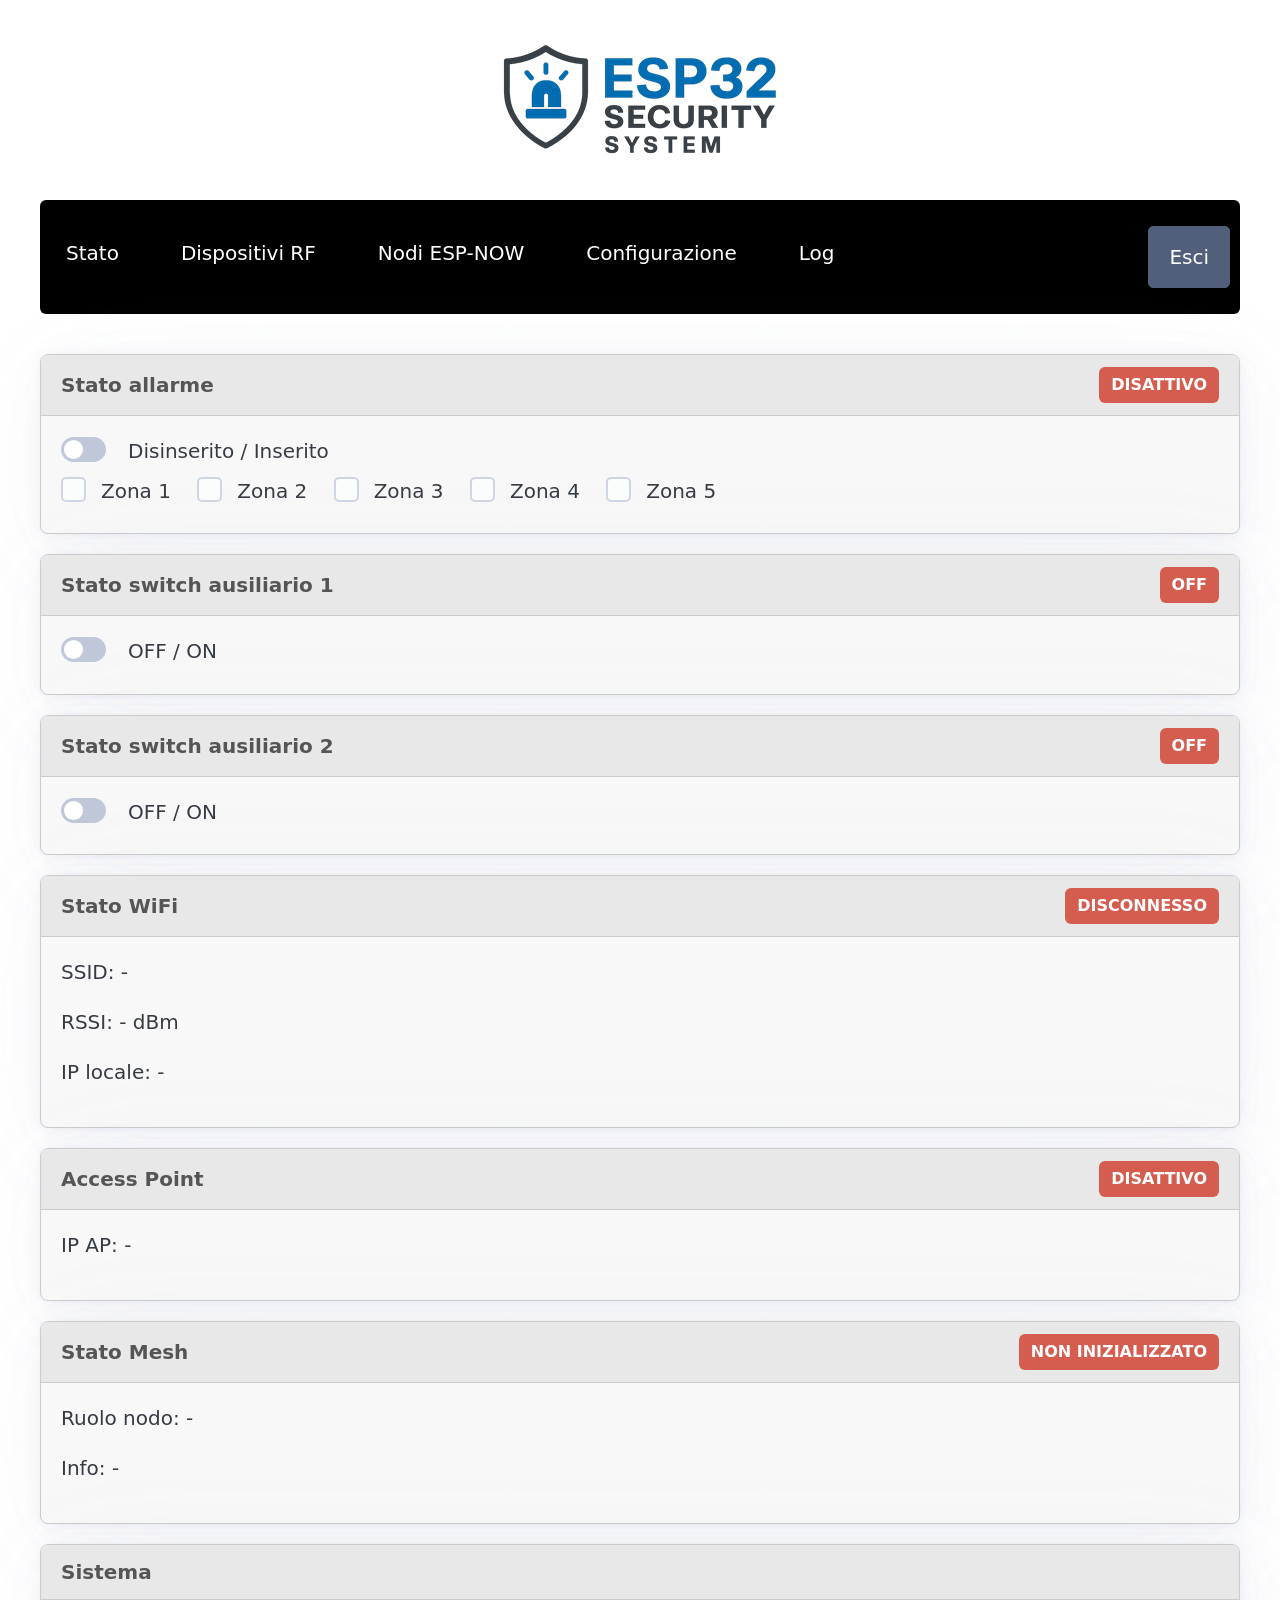
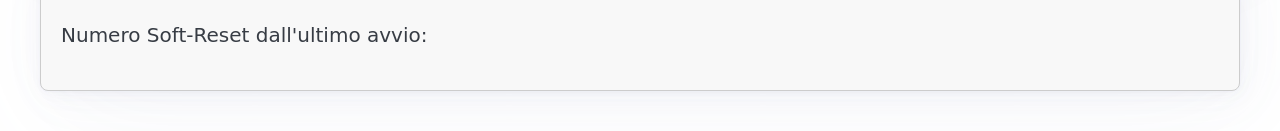
<file: index.html>
<!DOCTYPE html>
<html lang="it">

<head>
    <meta charset="UTF-8">
    <meta name="viewport" content="width=device-width, initial-scale=1">
    
    <title>ESP32 Security System</title>
    
    
    <link rel="manifest" href="manifest.json">

    <link rel="icon" type="image/png" href="img/favicon.png">
    <link rel="stylesheet" href="css/pico.min.css">
    <link rel="stylesheet" href="css/style.css">

    <!-- Registrazione del Service Worker -->
    <script>
        if ('serviceWorker' in navigator) {
            navigator.serviceWorker.register('sw.js');
        }
    </script>
</head>

<body>

    <main class="container">

        <header>
            <img id="logo" src="img/ESP32SecuSys.png">
        </header>

        <input type="radio" name="tabs" id="tab-stato" checked>
        <input type="radio" name="tabs" id="tab-rf">
        <input type="radio" name="tabs" id="tab-espnow">
        <input type="radio" name="tabs" id="tab-config">
        <input type="radio" name="tabs" id="tab-log">


        <nav class="navbar">
            <button id="menuToggle" class="hamburger">☰</button>

            <ul id="menu" class="menu">
                <li><label for="tab-stato">Stato</label></li>
                <li><label for="tab-rf">Dispositivi RF</label></li>
                <li><label for="tab-espnow">Nodi ESP-NOW</label></li>
                <li><label for="tab-config">Configurazione</label></li>
                <li><label for="tab-log">Log</label></li>
            </ul>

            <button id="logoutBtn" class="secondary">Esci</button>
        </nav>




        <!-- ============================
             SCHEDA STATO
        ============================ -->
        <section id="content-stato" class="tab-content">

            <!-- ALLARME -->
            <article class="card">
                <header class="card-header">
                    <strong>Stato allarme</strong>
                    <span id="alarmBadge" class="badge off">DISATTIVO</span>
                </header>

                <div class="card-body">
                    <label for="switch-1" class="inline-switch">
                        <input type="checkbox" id="switch-1" role="switch">
                        Disinserito / Inserito
                    </label>                    
                    <div id="zoneCheckboxes" style="margin-top: 0.5rem;">                        
                        <label><input type="checkbox" id="z1"> Zona 1</label>
                        <label><input type="checkbox" id="z2"> Zona 2</label>
                        <label><input type="checkbox" id="z3"> Zona 3</label>
                        <label><input type="checkbox" id="z4"> Zona 4</label>
                        <label><input type="checkbox" id="z5"> Zona 5</label>
                    </div>
                    <div id="siren" style="margin-top: 0.5rem; display:none;">
                        <img src="img/siren.gif" style="height:48px; width:48px;" />
                    </div>
                </div>
            </article>

            <!-- AUSILIARIO 1 -->
            <article class="card">
                <header class="card-header">
                    <strong>Stato switch ausiliario 1</strong>
                    <span id="aux1Badge" class="badge off">OFF</span>
                </header>

                <div class="card-body">
                    <label for="switch-2" class="inline-switch">
                        <input type="checkbox" id="switch-2" role="switch">
                        OFF / ON
                    </label>                                        
                </div>
            </article>

            <!-- AUSILIARIO 2 -->
            <article class="card">
                <header class="card-header">
                    <strong>Stato switch ausiliario 2</strong>
                    <span id="aux2Badge" class="badge off">OFF</span>
                </header>

                <div class="card-body">
                    <label for="switch-3" class="inline-switch">
                        <input type="checkbox" id="switch-3" role="switch">
                        OFF / ON
                    </label>                                        
                </div>
            </article>

            <!-- WIFI -->
            <article class="card">
                <header class="card-header">
                    <strong>Stato WiFi</strong>
                    <span id="wifiBadge" class="badge off">DISCONNESSO</span>
                </header>

                <div class="card-body">
                    <p>SSID: <span id="wifiSSID">-</span></p>
                    <p>RSSI: <span id="wifiRSSI">-</span> dBm</p>
                    <p>IP locale: <span id="wifiIP">-</span></p>                    
                </div>
            </article>

            <!-- ACCESS POINT -->
            <article class="card">
                <header class="card-header">
                    <strong>Access Point</strong>
                    <span id="apBadge" class="badge off">DISATTIVO</span>
                </header>

                <div class="card-body">
                    <p>IP AP: <span id="apIP">-</span></p>
                </div>
            </article>

            <!-- MESH -->
            <article class="card">
                <header class="card-header">
                    <strong>Stato Mesh</strong>
                    <span id="meshBadge" class="badge off">NON INIZIALIZZATO</span>
                </header>

                <div class="card-body">
                    <p>Ruolo nodo: <span id="meshRole">-</span></p>
                    <p>Info: <span id="meshInfo">-</span></p>
                </div>
            </article>

            <!-- SYSTEM -->
            <article class="card">
                <header class="card-header">
                    <strong>Sistema</strong>
                </header>

                <div class="card-body">
                    <p>Numero Soft-Reset dall'ultimo avvio: <span id="srCounter"></p>
                </div>
            </article>

        </section>

        <!-- ============================
            SCHEDA DISPOSITIVI RF
        ============================ -->
        <section id="content-rf" class="tab-content">

            <article class="card">

                <header class="card-header rf-header">
                    <strong>Dispositivi RF</strong>
                </header>

                <div class="card-body">

                    <div id="rfCardsContainer" class="rf-cards">
                    </div>

                    <p id="rfEmptyMessage" style="text-align:center; opacity:0.6;">
                        Nessun dispositivo rilevato
                    </p>
                </div>
            </article>

        </section>

        <!-- ============================
            SCHEDA NODI ESP-NOW
        ============================ -->
        <section id="content-espnow" class="tab-content">
            <article class="card">
                <header class="card-header espnow-header">
                    <strong>Nodi ESP-NOW</strong>
                </header>

                <div class="card-body">
                    <div id="espnowCardsContainer" class="espnow-cards">
                        <!-- Cards generate dinamicamente via JS -->
                    </div>
                    <p id="espnowEmptyMessage" style="text-align:center; opacity:0.6;">
                        Nessun nodo rilevato
                    </p>
                </div>
            </article>
        </section>

        <!-- primo pezzo -->

        <!-- ============================
             SCHEDA CONFIG
        ============================ -->
        <section id="content-config" class="tab-content">            
            <!-- ============================
                CONFIGURAZIONE MQTT
            ============================ -->
            <article class="card">
                <header class="card-header">
                    <strong>MQTT</strong>
                </header>

                <div class="card-body">
                                        
                    <div id="mqttFields" style="margin-top:1rem;">

                        <!-- Hostname -->
                        <label for="mqttHostname"><strong>Hostname</strong></label>
                        <input type="text" id="mqttHostname" placeholder="broker.example.com">

                        <br>

                        <!-- Porta -->
                        <label for="mqttPort"><strong>Porta</strong></label>
                        <input type="number" id="mqttPort" min="1" max="65535" placeholder="8883">

                        <br>

                        <!-- Username -->
                        <label for="mqttUsername"><strong>Username</strong></label>
                        <input type="text" id="mqttUsername" placeholder="mqtt-user">

                        <br>

                        <!-- Password -->
                        <label for="mqttPassword"><strong>Password</strong></label>
                        <input type="password" id="mqttPassword" placeholder="Password">

                        <br>

                        <!-- TopicRoot -->
                        <label for="mqttTopicRoot"><strong>Topic root</strong></label>
                        <input id="mqttTopicRoot" placeholder="home\alarmsystem\">                                                

                    </div>
                </div>
            </article>

            <!-- Pulsante Salva -->
            <div style="margin-top: 2rem;">
                <button id="saveConfigBtn" class="primary" style="width:100%;">
                    Salva
                </button>
            </div>

        </section>

        <!-- ============================
             SCHEDA LOG
        ============================ -->
        <section id="content-log" class="tab-content">

            <article class="card">
                <header class="card-header">
                    <strong>Log di sistema</strong>

                    <label class="inline-switch" style="font-size:0.9rem;">
                        <input type="checkbox" id="autoScrollSwitch" role="switch" checked>
                        Autoscroll
                    </label>
                </header>

                <div class="card-body">
                    <pre id="logContainer"
                        style="max-height: 400px; overflow-y: auto; background: #222; color: #eee; padding: 1rem; border-radius: 6px; white-space: pre-wrap;">
                    </pre>
                </div>
            </article>

        </section>

    </main>    

    <script type="module" src="js/main.js"></script>
</body>

</html>
</file>
<file: css/style.css>
header {
    text-align: center;
    margin-top: 1rem;
    margin-bottom: 2rem;
}

header h1 {
    font-size: 2rem;
    margin: 0;
}

input[type="radio"] {
    display: none;
}

nav.tabs {
    background: #000;
    border-radius: 6px;
    display: flex;
    justify-content: space-between;
    align-items: center;
}

nav.tabs ul {
    display: flex;
    margin: 0;
    gap: 0.5rem;
}

nav.tabs label {
    color: white;
    padding: 0.4rem 0.8rem;
    border-radius: 4px;
    cursor: pointer;
    transition: background 0.2s;
}

nav.tabs div {
    display: flex;
    align-items: center;
}

nav.tabs > div > button {
    height: auto;
    padding: 0.4rem 0.8rem;        
    margin-right: 1rem;
}

nav.tabs label:hover {
    background: #555;
}

#tab-stato:checked ~ nav.tabs label[for="tab-stato"],
#tab-rf:checked ~ nav.tabs label[for="tab-rf"],
#tab-espnow:checked ~ nav.tabs label[for="tab-espnow"],
#tab-config:checked ~ nav.tabs label[for="tab-config"],
#tab-log:checked ~ nav.tabs label[for="tab-log"] {
    background: #333;
    border-bottom: 2px solid #888;
}

.tab-content {
    display: none;
    padding-top: 1rem;
}

#tab-stato:checked ~ #content-stato,
#tab-rf:checked ~ #content-rf,
#tab-espnow:checked ~ #content-espnow,
#tab-config:checked ~ #content-config,
#tab-log:checked ~ #content-log {
    display: block;
}

.card {
    border: 1px solid #ccc;
    border-radius: 8px;
    padding: 1rem;
    margin-top: 1rem;
    background: #f8f8f8;
}

.card-header {
    display: flex;
    justify-content: space-between;
    align-items: center;
    background: #e8e8e8;      /* grigio chiaro */
    color:#555;
    padding: 0.6rem 1rem;
    border-radius: 6px 6px 0 0;
    border-bottom: 1px solid #ccc;
}



.badge {
    padding: 0.3rem 0.6rem;
    border-radius: 6px;
    font-size: 0.8rem;
    font-weight: bold;
    color: white;
}

.badge.on {
    background: #0eaaaa;
}

.badge.off {
    background: #d55d4f;
}

.inline-switch {
    display: flex;
    align-items: center;
    gap: 0.6rem;
}

#zoneCheckboxes label {
    display: inline-flex;
    align-items: center;
    margin-right: 1rem;
    gap: 0.25rem;
}

.rf-header {
    display: flex;
    justify-content: space-between;
    align-items: center;
    margin-bottom: 1rem;
}

.rf-actions {
    display: flex;
    gap: 0.5rem;
}

.espnow-header {
    display: flex;
    justify-content: space-between;
    align-items: center;
    margin-bottom: 1rem;
}

/* NAVBAR BASE */
.navbar {
    display: flex;
    justify-content: space-between;
    align-items: center;
    background: #000;
    padding: 0.5rem;
    border-radius: 6px;
}

/* HAMBURGER BUTTON */
.hamburger {
    font-size: 1.6rem;
    background: none;
    border: none;
    color: white;
    cursor: pointer;
    display: none; /* nascosto su desktop */
}

/* MENU DESKTOP */
.menu {
    display: flex;
    gap: 0.5rem;
}

.menu li label {
    color: white;
    padding: 0.4rem 0.8rem;
    border-radius: 4px;
    cursor: pointer;
}

/* MOBILE MODE */
@media (max-width: 700px) {

    #logo {
        height: 80px !important;
    }

    .navbar {
        align-items: flex-start;
    }

    .hamburger {
        display: block; /* visibile su mobile */
    }

    .menu {
        display: none; /* nascosto di default */
        flex-direction: column;
        background: #000;
        width: 100%;
        margin-top: 0.5rem;
        padding: 0.5rem;
        border-radius: 6px;
    }

    .menu.open {
        display: flex; /* mostra menu quando aperto */
    }    
    
    .menu li {
        padding: 0;          
        margin: 0;           
    }
    
    .menu li label {
        padding: 0.6rem 0;   /* solo padding verticale */
        width: 100%;         /* label a tutta larghezza */
        font-size: 1.1rem;
    }


}

/* Container cards ESP-NOW */
.espnow-cards {
    display: grid;
    gap: 0.8rem;
    grid-template-columns: repeat(auto-fit, minmax(max(220px, 25%), 1fr));
}

/* Singola card nodo */
.espnow-node-card {
    border: 1px solid #ccc;
    border-radius: 8px;
    padding: 0.8rem 0.9rem;
    background: #f8f8f8;
}

/* Campo dentro la card */
.espnow-field {
    margin-bottom: 0.4rem;
}

/* Label piccola sopra */
.espnow-label {
    display: block;
    font-size: 0.7rem;
    text-transform: uppercase;
    color: #555;
    margin-bottom: 0.1rem;
}

/* Valore in grassetto */
.espnow-value {
    font-weight: bold;
    font-size: 0.95rem;
}

/* Badge di stato nella card ESP-NOW */
.espnow-node-card {
    position: relative; /* necessario per posizionare il badge */
}

.espnow-status-badge {
    position: absolute;
    top: 0.6rem;
    right: 0.6rem;
    padding: 0.2rem 0.5rem;
    border-radius: 6px;
    font-size: 0.75rem;
    font-weight: bold;
    color: white;
}

/* Container cards RF */
.rf-cards {
    display: grid;
    gap: 0.8rem;
    grid-template-columns: repeat(auto-fit, minmax(max(220px, 25%), 1fr));
}

/* Singola card RF */
.rf-card {
    border: 1px solid #ccc;
    border-radius: 8px;
    padding: 0.8rem 0.9rem;
    background: #f8f8f8;
}

/* Campo dentro la card */
.rf-field {
    margin-bottom: 0.4rem;
}

/* Label piccola sopra */
.rf-label {
    display: block;
    font-size: 0.7rem;
    text-transform: uppercase;
    color: #555;
    margin-bottom: 0.1rem;
}

/* Valore in grassetto */
.rf-value {
    font-weight: bold;
    font-size: 0.95rem;
}

/* Pulsanti nella card */
.rf-card-buttons {
    display: flex;
    justify-content: flex-end;
    gap: 0.4rem;
    margin-top: 0.6rem;
}

/* Pulsanti in alto a destra nella card RF */
.rf-card {
    position: relative;
}

.rf-card-buttons {
    position: absolute;
    top: 0.6rem;
    right: 0.6rem;
    display: flex;
    flex-direction: column;
    gap: 0.3rem;
}

.rf-card-buttons button {
    min-width: 110px;     /* evita testo a capo */
    white-space: nowrap;  /* impedisce la divisione della parola */
    padding: 0.35rem 0.6rem; /* opzionale: rende i pulsanti più comodi */
}

/* Badge attivazione ritardata / istantanea */
.rf-delay-badge {
    display: inline-block;
    padding: 0.25rem 0.55rem;
    border-radius: 6px;
    font-size: 0.75rem;
    font-weight: bold;
    color: white;
    margin-top: 0.3rem;
}

.rf-delay-on { background: #d55d4f; }   /* rosso, come badge OFF */
.rf-delay-off { background: #0eaaaa; }  /* verde, come badge ON */

.blink {
  animation: blink 1s infinite;
}

@keyframes blink {
  0%   { opacity: 1; }
  50%  { opacity: 0; }
  100% { opacity: 1; }
}
</file>
<file: css/pico.min.css>
@charset "UTF-8";/*!
 * Pico CSS ✨ v2.1.1 (https://picocss.com)
 * Copyright 2019-2025 - Licensed under MIT
 */:host,:root{--pico-font-family-emoji:"Apple Color Emoji","Segoe UI Emoji","Segoe UI Symbol","Noto Color Emoji";--pico-font-family-sans-serif:system-ui,"Segoe UI",Roboto,Oxygen,Ubuntu,Cantarell,Helvetica,Arial,"Helvetica Neue",sans-serif,var(--pico-font-family-emoji);--pico-font-family-monospace:ui-monospace,SFMono-Regular,"SF Mono",Menlo,Consolas,"Liberation Mono",monospace,var(--pico-font-family-emoji);--pico-font-family:var(--pico-font-family-sans-serif);--pico-line-height:1.5;--pico-font-weight:400;--pico-font-size:100%;--pico-text-underline-offset:0.1rem;--pico-border-radius:0.25rem;--pico-border-width:0.0625rem;--pico-outline-width:0.125rem;--pico-transition:0.2s ease-in-out;--pico-spacing:1rem;--pico-typography-spacing-vertical:1rem;--pico-block-spacing-vertical:var(--pico-spacing);--pico-block-spacing-horizontal:var(--pico-spacing);--pico-grid-column-gap:var(--pico-spacing);--pico-grid-row-gap:var(--pico-spacing);--pico-form-element-spacing-vertical:0.75rem;--pico-form-element-spacing-horizontal:1rem;--pico-group-box-shadow:0 0 0 rgba(0, 0, 0, 0);--pico-group-box-shadow-focus-with-button:0 0 0 var(--pico-outline-width) var(--pico-primary-focus);--pico-group-box-shadow-focus-with-input:0 0 0 0.0625rem var(--pico-form-element-border-color);--pico-modal-overlay-backdrop-filter:blur(0.375rem);--pico-nav-element-spacing-vertical:1rem;--pico-nav-element-spacing-horizontal:0.5rem;--pico-nav-link-spacing-vertical:0.5rem;--pico-nav-link-spacing-horizontal:0.5rem;--pico-nav-breadcrumb-divider:">";--pico-icon-checkbox:url("data:image/svg+xml,%3Csvg xmlns='http://www.w3.org/2000/svg' width='24' height='24' viewBox='0 0 24 24' fill='none' stroke='rgb(255, 255, 255)' stroke-width='4' stroke-linecap='round' stroke-linejoin='round'%3E%3Cpolyline points='20 6 9 17 4 12'%3E%3C/polyline%3E%3C/svg%3E");--pico-icon-minus:url("data:image/svg+xml,%3Csvg xmlns='http://www.w3.org/2000/svg' width='24' height='24' viewBox='0 0 24 24' fill='none' stroke='rgb(255, 255, 255)' stroke-width='4' stroke-linecap='round' stroke-linejoin='round'%3E%3Cline x1='5' y1='12' x2='19' y2='12'%3E%3C/line%3E%3C/svg%3E");--pico-icon-chevron:url("data:image/svg+xml,%3Csvg xmlns='http://www.w3.org/2000/svg' width='24' height='24' viewBox='0 0 24 24' fill='none' stroke='rgb(136, 145, 164)' stroke-width='2' stroke-linecap='round' stroke-linejoin='round'%3E%3Cpolyline points='6 9 12 15 18 9'%3E%3C/polyline%3E%3C/svg%3E");--pico-icon-date:url("data:image/svg+xml,%3Csvg xmlns='http://www.w3.org/2000/svg' width='24' height='24' viewBox='0 0 24 24' fill='none' stroke='rgb(136, 145, 164)' stroke-width='2' stroke-linecap='round' stroke-linejoin='round'%3E%3Crect x='3' y='4' width='18' height='18' rx='2' ry='2'%3E%3C/rect%3E%3Cline x1='16' y1='2' x2='16' y2='6'%3E%3C/line%3E%3Cline x1='8' y1='2' x2='8' y2='6'%3E%3C/line%3E%3Cline x1='3' y1='10' x2='21' y2='10'%3E%3C/line%3E%3C/svg%3E");--pico-icon-time:url("data:image/svg+xml,%3Csvg xmlns='http://www.w3.org/2000/svg' width='24' height='24' viewBox='0 0 24 24' fill='none' stroke='rgb(136, 145, 164)' stroke-width='2' stroke-linecap='round' stroke-linejoin='round'%3E%3Ccircle cx='12' cy='12' r='10'%3E%3C/circle%3E%3Cpolyline points='12 6 12 12 16 14'%3E%3C/polyline%3E%3C/svg%3E");--pico-icon-search:url("data:image/svg+xml,%3Csvg xmlns='http://www.w3.org/2000/svg' width='24' height='24' viewBox='0 0 24 24' fill='none' stroke='rgb(136, 145, 164)' stroke-width='1.5' stroke-linecap='round' stroke-linejoin='round'%3E%3Ccircle cx='11' cy='11' r='8'%3E%3C/circle%3E%3Cline x1='21' y1='21' x2='16.65' y2='16.65'%3E%3C/line%3E%3C/svg%3E");--pico-icon-close:url("data:image/svg+xml,%3Csvg xmlns='http://www.w3.org/2000/svg' width='24' height='24' viewBox='0 0 24 24' fill='none' stroke='rgb(136, 145, 164)' stroke-width='3' stroke-linecap='round' stroke-linejoin='round'%3E%3Cline x1='18' y1='6' x2='6' y2='18'%3E%3C/line%3E%3Cline x1='6' y1='6' x2='18' y2='18'%3E%3C/line%3E%3C/svg%3E");--pico-icon-loading:url("data:image/svg+xml,%3Csvg fill='none' height='24' width='24' viewBox='0 0 24 24' xmlns='http://www.w3.org/2000/svg' %3E%3Cstyle%3E g %7B animation: rotate 2s linear infinite; transform-origin: center center; %7D circle %7B stroke-dasharray: 75,100; stroke-dashoffset: -5; animation: dash 1.5s ease-in-out infinite; stroke-linecap: round; %7D @keyframes rotate %7B 0%25 %7B transform: rotate(0deg); %7D 100%25 %7B transform: rotate(360deg); %7D %7D @keyframes dash %7B 0%25 %7B stroke-dasharray: 1,100; stroke-dashoffset: 0; %7D 50%25 %7B stroke-dasharray: 44.5,100; stroke-dashoffset: -17.5; %7D 100%25 %7B stroke-dasharray: 44.5,100; stroke-dashoffset: -62; %7D %7D %3C/style%3E%3Cg%3E%3Ccircle cx='12' cy='12' r='10' fill='none' stroke='rgb(136, 145, 164)' stroke-width='4' /%3E%3C/g%3E%3C/svg%3E")}@media (min-width:576px){:host,:root{--pico-font-size:106.25%}}@media (min-width:768px){:host,:root{--pico-font-size:112.5%}}@media (min-width:1024px){:host,:root{--pico-font-size:118.75%}}@media (min-width:1280px){:host,:root{--pico-font-size:125%}}@media (min-width:1536px){:host,:root{--pico-font-size:131.25%}}a{--pico-text-decoration:underline}a.contrast,a.secondary{--pico-text-decoration:underline}small{--pico-font-size:0.875em}h1,h2,h3,h4,h5,h6{--pico-font-weight:700}h1{--pico-font-size:2rem;--pico-line-height:1.125;--pico-typography-spacing-top:3rem}h2{--pico-font-size:1.75rem;--pico-line-height:1.15;--pico-typography-spacing-top:2.625rem}h3{--pico-font-size:1.5rem;--pico-line-height:1.175;--pico-typography-spacing-top:2.25rem}h4{--pico-font-size:1.25rem;--pico-line-height:1.2;--pico-typography-spacing-top:1.874rem}h5{--pico-font-size:1.125rem;--pico-line-height:1.225;--pico-typography-spacing-top:1.6875rem}h6{--pico-font-size:1rem;--pico-line-height:1.25;--pico-typography-spacing-top:1.5rem}tfoot td,tfoot th,thead td,thead th{--pico-font-weight:600;--pico-border-width:0.1875rem}code,kbd,pre,samp{--pico-font-family:var(--pico-font-family-monospace)}kbd{--pico-font-weight:bolder}:where(select,textarea),input:not([type=submit],[type=button],[type=reset],[type=checkbox],[type=radio],[type=file]){--pico-outline-width:0.0625rem}[type=search]{--pico-border-radius:5rem}[type=checkbox],[type=radio]{--pico-border-width:0.125rem}[type=checkbox][role=switch]{--pico-border-width:0.1875rem}details.dropdown summary:not([role=button]){--pico-outline-width:0.0625rem}nav details.dropdown summary:focus-visible{--pico-outline-width:0.125rem}[role=search]{--pico-border-radius:5rem}[role=group]:has(button.secondary:focus,[type=submit].secondary:focus,[type=button].secondary:focus,[role=button].secondary:focus),[role=search]:has(button.secondary:focus,[type=submit].secondary:focus,[type=button].secondary:focus,[role=button].secondary:focus){--pico-group-box-shadow-focus-with-button:0 0 0 var(--pico-outline-width) var(--pico-secondary-focus)}[role=group]:has(button.contrast:focus,[type=submit].contrast:focus,[type=button].contrast:focus,[role=button].contrast:focus),[role=search]:has(button.contrast:focus,[type=submit].contrast:focus,[type=button].contrast:focus,[role=button].contrast:focus){--pico-group-box-shadow-focus-with-button:0 0 0 var(--pico-outline-width) var(--pico-contrast-focus)}[role=group] [role=button],[role=group] [type=button],[role=group] [type=submit],[role=group] button,[role=search] [role=button],[role=search] [type=button],[role=search] [type=submit],[role=search] button{--pico-form-element-spacing-horizontal:2rem}details summary[role=button]:not(.outline)::after{filter:brightness(0) invert(1)}[aria-busy=true]:not(input,select,textarea):is(button,[type=submit],[type=button],[type=reset],[role=button]):not(.outline)::before{filter:brightness(0) invert(1)}:host(:not([data-theme=dark])),:root:not([data-theme=dark]),[data-theme=light]{color-scheme:light;--pico-background-color:#fff;--pico-color:#373c44;--pico-text-selection-color:rgba(2, 154, 232, 0.25);--pico-muted-color:#646b79;--pico-muted-border-color:rgb(231, 234, 239.5);--pico-primary:#0172ad;--pico-primary-background:#0172ad;--pico-primary-border:var(--pico-primary-background);--pico-primary-underline:rgba(1, 114, 173, 0.5);--pico-primary-hover:#015887;--pico-primary-hover-background:#02659a;--pico-primary-hover-border:var(--pico-primary-hover-background);--pico-primary-hover-underline:var(--pico-primary-hover);--pico-primary-focus:rgba(2, 154, 232, 0.5);--pico-primary-inverse:#fff;--pico-secondary:#5d6b89;--pico-secondary-background:#525f7a;--pico-secondary-border:var(--pico-secondary-background);--pico-secondary-underline:rgba(93, 107, 137, 0.5);--pico-secondary-hover:#48536b;--pico-secondary-hover-background:#48536b;--pico-secondary-hover-border:var(--pico-secondary-hover-background);--pico-secondary-hover-underline:var(--pico-secondary-hover);--pico-secondary-focus:rgba(93, 107, 137, 0.25);--pico-secondary-inverse:#fff;--pico-contrast:#181c25;--pico-contrast-background:#181c25;--pico-contrast-border:var(--pico-contrast-background);--pico-contrast-underline:rgba(24, 28, 37, 0.5);--pico-contrast-hover:#000;--pico-contrast-hover-background:#000;--pico-contrast-hover-border:var(--pico-contrast-hover-background);--pico-contrast-hover-underline:var(--pico-secondary-hover);--pico-contrast-focus:rgba(93, 107, 137, 0.25);--pico-contrast-inverse:#fff;--pico-box-shadow:0.0145rem 0.029rem 0.174rem rgba(129, 145, 181, 0.01698),0.0335rem 0.067rem 0.402rem rgba(129, 145, 181, 0.024),0.0625rem 0.125rem 0.75rem rgba(129, 145, 181, 0.03),0.1125rem 0.225rem 1.35rem rgba(129, 145, 181, 0.036),0.2085rem 0.417rem 2.502rem rgba(129, 145, 181, 0.04302),0.5rem 1rem 6rem rgba(129, 145, 181, 0.06),0 0 0 0.0625rem rgba(129, 145, 181, 0.015);--pico-h1-color:#2d3138;--pico-h2-color:#373c44;--pico-h3-color:#424751;--pico-h4-color:#4d535e;--pico-h5-color:#5c6370;--pico-h6-color:#646b79;--pico-mark-background-color:rgb(252.5, 230.5, 191.5);--pico-mark-color:#0f1114;--pico-ins-color:rgb(28.5, 105.5, 84);--pico-del-color:rgb(136, 56.5, 53);--pico-blockquote-border-color:var(--pico-muted-border-color);--pico-blockquote-footer-color:var(--pico-muted-color);--pico-button-box-shadow:0 0 0 rgba(0, 0, 0, 0);--pico-button-hover-box-shadow:0 0 0 rgba(0, 0, 0, 0);--pico-table-border-color:var(--pico-muted-border-color);--pico-table-row-stripped-background-color:rgba(111, 120, 135, 0.0375);--pico-code-background-color:rgb(243, 244.5, 246.75);--pico-code-color:#646b79;--pico-code-kbd-background-color:var(--pico-color);--pico-code-kbd-color:var(--pico-background-color);--pico-form-element-background-color:rgb(251, 251.5, 252.25);--pico-form-element-selected-background-color:#dfe3eb;--pico-form-element-border-color:#cfd5e2;--pico-form-element-color:#23262c;--pico-form-element-placeholder-color:var(--pico-muted-color);--pico-form-element-active-background-color:#fff;--pico-form-element-active-border-color:var(--pico-primary-border);--pico-form-element-focus-color:var(--pico-primary-border);--pico-form-element-disabled-opacity:0.5;--pico-form-element-invalid-border-color:rgb(183.5, 105.5, 106.5);--pico-form-element-invalid-active-border-color:rgb(200.25, 79.25, 72.25);--pico-form-element-invalid-focus-color:var(--pico-form-element-invalid-active-border-color);--pico-form-element-valid-border-color:rgb(76, 154.5, 137.5);--pico-form-element-valid-active-border-color:rgb(39, 152.75, 118.75);--pico-form-element-valid-focus-color:var(--pico-form-element-valid-active-border-color);--pico-switch-background-color:#bfc7d9;--pico-switch-checked-background-color:var(--pico-primary-background);--pico-switch-color:#fff;--pico-switch-thumb-box-shadow:0 0 0 rgba(0, 0, 0, 0);--pico-range-border-color:#dfe3eb;--pico-range-active-border-color:#bfc7d9;--pico-range-thumb-border-color:var(--pico-background-color);--pico-range-thumb-color:var(--pico-secondary-background);--pico-range-thumb-active-color:var(--pico-primary-background);--pico-accordion-border-color:var(--pico-muted-border-color);--pico-accordion-active-summary-color:var(--pico-primary-hover);--pico-accordion-close-summary-color:var(--pico-color);--pico-accordion-open-summary-color:var(--pico-muted-color);--pico-card-background-color:var(--pico-background-color);--pico-card-border-color:var(--pico-muted-border-color);--pico-card-box-shadow:var(--pico-box-shadow);--pico-card-sectioning-background-color:rgb(251, 251.5, 252.25);--pico-dropdown-background-color:#fff;--pico-dropdown-border-color:#eff1f4;--pico-dropdown-box-shadow:var(--pico-box-shadow);--pico-dropdown-color:var(--pico-color);--pico-dropdown-hover-background-color:#eff1f4;--pico-loading-spinner-opacity:0.5;--pico-modal-overlay-background-color:rgba(232, 234, 237, 0.75);--pico-progress-background-color:#dfe3eb;--pico-progress-color:var(--pico-primary-background);--pico-tooltip-background-color:var(--pico-contrast-background);--pico-tooltip-color:var(--pico-contrast-inverse);--pico-icon-valid:url("data:image/svg+xml,%3Csvg xmlns='http://www.w3.org/2000/svg' width='24' height='24' viewBox='0 0 24 24' fill='none' stroke='rgb(76, 154.5, 137.5)' stroke-width='2' stroke-linecap='round' stroke-linejoin='round'%3E%3Cpolyline points='20 6 9 17 4 12'%3E%3C/polyline%3E%3C/svg%3E");--pico-icon-invalid:url("data:image/svg+xml,%3Csvg xmlns='http://www.w3.org/2000/svg' width='24' height='24' viewBox='0 0 24 24' fill='none' stroke='rgb(200.25, 79.25, 72.25)' stroke-width='2' stroke-linecap='round' stroke-linejoin='round'%3E%3Ccircle cx='12' cy='12' r='10'%3E%3C/circle%3E%3Cline x1='12' y1='8' x2='12' y2='12'%3E%3C/line%3E%3Cline x1='12' y1='16' x2='12.01' y2='16'%3E%3C/line%3E%3C/svg%3E")}:host(:not([data-theme=dark])) input:is([type=submit],[type=button],[type=reset],[type=checkbox],[type=radio],[type=file]),:root:not([data-theme=dark]) input:is([type=submit],[type=button],[type=reset],[type=checkbox],[type=radio],[type=file]),[data-theme=light] input:is([type=submit],[type=button],[type=reset],[type=checkbox],[type=radio],[type=file]){--pico-form-element-focus-color:var(--pico-primary-focus)}@media only screen and (prefers-color-scheme:dark){:host(:not([data-theme])),:root:not([data-theme]){color-scheme:dark;--pico-background-color:rgb(19, 22.5, 30.5);--pico-color:#c2c7d0;--pico-text-selection-color:rgba(1, 170, 255, 0.1875);--pico-muted-color:#7b8495;--pico-muted-border-color:#202632;--pico-primary:#01aaff;--pico-primary-background:#0172ad;--pico-primary-border:var(--pico-primary-background);--pico-primary-underline:rgba(1, 170, 255, 0.5);--pico-primary-hover:#79c0ff;--pico-primary-hover-background:#017fc0;--pico-primary-hover-border:var(--pico-primary-hover-background);--pico-primary-hover-underline:var(--pico-primary-hover);--pico-primary-focus:rgba(1, 170, 255, 0.375);--pico-primary-inverse:#fff;--pico-secondary:#969eaf;--pico-secondary-background:#525f7a;--pico-secondary-border:var(--pico-secondary-background);--pico-secondary-underline:rgba(150, 158, 175, 0.5);--pico-secondary-hover:#b3b9c5;--pico-secondary-hover-background:#5d6b89;--pico-secondary-hover-border:var(--pico-secondary-hover-background);--pico-secondary-hover-underline:var(--pico-secondary-hover);--pico-secondary-focus:rgba(144, 158, 190, 0.25);--pico-secondary-inverse:#fff;--pico-contrast:#dfe3eb;--pico-contrast-background:#eff1f4;--pico-contrast-border:var(--pico-contrast-background);--pico-contrast-underline:rgba(223, 227, 235, 0.5);--pico-contrast-hover:#fff;--pico-contrast-hover-background:#fff;--pico-contrast-hover-border:var(--pico-contrast-hover-background);--pico-contrast-hover-underline:var(--pico-contrast-hover);--pico-contrast-focus:rgba(207, 213, 226, 0.25);--pico-contrast-inverse:#000;--pico-box-shadow:0.0145rem 0.029rem 0.174rem rgba(7, 8.5, 12, 0.01698),0.0335rem 0.067rem 0.402rem rgba(7, 8.5, 12, 0.024),0.0625rem 0.125rem 0.75rem rgba(7, 8.5, 12, 0.03),0.1125rem 0.225rem 1.35rem rgba(7, 8.5, 12, 0.036),0.2085rem 0.417rem 2.502rem rgba(7, 8.5, 12, 0.04302),0.5rem 1rem 6rem rgba(7, 8.5, 12, 0.06),0 0 0 0.0625rem rgba(7, 8.5, 12, 0.015);--pico-h1-color:#f0f1f3;--pico-h2-color:#e0e3e7;--pico-h3-color:#c2c7d0;--pico-h4-color:#b3b9c5;--pico-h5-color:#a4acba;--pico-h6-color:#8891a4;--pico-mark-background-color:#014063;--pico-mark-color:#fff;--pico-ins-color:#62af9a;--pico-del-color:rgb(205.5, 126, 123);--pico-blockquote-border-color:var(--pico-muted-border-color);--pico-blockquote-footer-color:var(--pico-muted-color);--pico-button-box-shadow:0 0 0 rgba(0, 0, 0, 0);--pico-button-hover-box-shadow:0 0 0 rgba(0, 0, 0, 0);--pico-table-border-color:var(--pico-muted-border-color);--pico-table-row-stripped-background-color:rgba(111, 120, 135, 0.0375);--pico-code-background-color:rgb(26, 30.5, 40.25);--pico-code-color:#8891a4;--pico-code-kbd-background-color:var(--pico-color);--pico-code-kbd-color:var(--pico-background-color);--pico-form-element-background-color:rgb(28, 33, 43.5);--pico-form-element-selected-background-color:#2a3140;--pico-form-element-border-color:#2a3140;--pico-form-element-color:#e0e3e7;--pico-form-element-placeholder-color:#8891a4;--pico-form-element-active-background-color:rgb(26, 30.5, 40.25);--pico-form-element-active-border-color:var(--pico-primary-border);--pico-form-element-focus-color:var(--pico-primary-border);--pico-form-element-disabled-opacity:0.5;--pico-form-element-invalid-border-color:rgb(149.5, 74, 80);--pico-form-element-invalid-active-border-color:rgb(183.25, 63.5, 59);--pico-form-element-invalid-focus-color:var(--pico-form-element-invalid-active-border-color);--pico-form-element-valid-border-color:#2a7b6f;--pico-form-element-valid-active-border-color:rgb(22, 137, 105.5);--pico-form-element-valid-focus-color:var(--pico-form-element-valid-active-border-color);--pico-switch-background-color:#333c4e;--pico-switch-checked-background-color:var(--pico-primary-background);--pico-switch-color:#fff;--pico-switch-thumb-box-shadow:0 0 0 rgba(0, 0, 0, 0);--pico-range-border-color:#202632;--pico-range-active-border-color:#2a3140;--pico-range-thumb-border-color:var(--pico-background-color);--pico-range-thumb-color:var(--pico-secondary-background);--pico-range-thumb-active-color:var(--pico-primary-background);--pico-accordion-border-color:var(--pico-muted-border-color);--pico-accordion-active-summary-color:var(--pico-primary-hover);--pico-accordion-close-summary-color:var(--pico-color);--pico-accordion-open-summary-color:var(--pico-muted-color);--pico-card-background-color:#181c25;--pico-card-border-color:var(--pico-card-background-color);--pico-card-box-shadow:var(--pico-box-shadow);--pico-card-sectioning-background-color:rgb(26, 30.5, 40.25);--pico-dropdown-background-color:#181c25;--pico-dropdown-border-color:#202632;--pico-dropdown-box-shadow:var(--pico-box-shadow);--pico-dropdown-color:var(--pico-color);--pico-dropdown-hover-background-color:#202632;--pico-loading-spinner-opacity:0.5;--pico-modal-overlay-background-color:rgba(7.5, 8.5, 10, 0.75);--pico-progress-background-color:#202632;--pico-progress-color:var(--pico-primary-background);--pico-tooltip-background-color:var(--pico-contrast-background);--pico-tooltip-color:var(--pico-contrast-inverse);--pico-icon-valid:url("data:image/svg+xml,%3Csvg xmlns='http://www.w3.org/2000/svg' width='24' height='24' viewBox='0 0 24 24' fill='none' stroke='rgb(42, 123, 111)' stroke-width='2' stroke-linecap='round' stroke-linejoin='round'%3E%3Cpolyline points='20 6 9 17 4 12'%3E%3C/polyline%3E%3C/svg%3E");--pico-icon-invalid:url("data:image/svg+xml,%3Csvg xmlns='http://www.w3.org/2000/svg' width='24' height='24' viewBox='0 0 24 24' fill='none' stroke='rgb(149.5, 74, 80)' stroke-width='2' stroke-linecap='round' stroke-linejoin='round'%3E%3Ccircle cx='12' cy='12' r='10'%3E%3C/circle%3E%3Cline x1='12' y1='8' x2='12' y2='12'%3E%3C/line%3E%3Cline x1='12' y1='16' x2='12.01' y2='16'%3E%3C/line%3E%3C/svg%3E")}:host(:not([data-theme])) input:is([type=submit],[type=button],[type=reset],[type=checkbox],[type=radio],[type=file]),:root:not([data-theme]) input:is([type=submit],[type=button],[type=reset],[type=checkbox],[type=radio],[type=file]){--pico-form-element-focus-color:var(--pico-primary-focus)}:host(:not([data-theme])) details summary[role=button].contrast:not(.outline)::after,:root:not([data-theme]) details summary[role=button].contrast:not(.outline)::after{filter:brightness(0)}:host(:not([data-theme])) [aria-busy=true]:not(input,select,textarea).contrast:is(button,[type=submit],[type=button],[type=reset],[role=button]):not(.outline)::before,:root:not([data-theme]) [aria-busy=true]:not(input,select,textarea).contrast:is(button,[type=submit],[type=button],[type=reset],[role=button]):not(.outline)::before{filter:brightness(0)}}[data-theme=dark]{color-scheme:dark;--pico-background-color:rgb(19, 22.5, 30.5);--pico-color:#c2c7d0;--pico-text-selection-color:rgba(1, 170, 255, 0.1875);--pico-muted-color:#7b8495;--pico-muted-border-color:#202632;--pico-primary:#01aaff;--pico-primary-background:#0172ad;--pico-primary-border:var(--pico-primary-background);--pico-primary-underline:rgba(1, 170, 255, 0.5);--pico-primary-hover:#79c0ff;--pico-primary-hover-background:#017fc0;--pico-primary-hover-border:var(--pico-primary-hover-background);--pico-primary-hover-underline:var(--pico-primary-hover);--pico-primary-focus:rgba(1, 170, 255, 0.375);--pico-primary-inverse:#fff;--pico-secondary:#969eaf;--pico-secondary-background:#525f7a;--pico-secondary-border:var(--pico-secondary-background);--pico-secondary-underline:rgba(150, 158, 175, 0.5);--pico-secondary-hover:#b3b9c5;--pico-secondary-hover-background:#5d6b89;--pico-secondary-hover-border:var(--pico-secondary-hover-background);--pico-secondary-hover-underline:var(--pico-secondary-hover);--pico-secondary-focus:rgba(144, 158, 190, 0.25);--pico-secondary-inverse:#fff;--pico-contrast:#dfe3eb;--pico-contrast-background:#eff1f4;--pico-contrast-border:var(--pico-contrast-background);--pico-contrast-underline:rgba(223, 227, 235, 0.5);--pico-contrast-hover:#fff;--pico-contrast-hover-background:#fff;--pico-contrast-hover-border:var(--pico-contrast-hover-background);--pico-contrast-hover-underline:var(--pico-contrast-hover);--pico-contrast-focus:rgba(207, 213, 226, 0.25);--pico-contrast-inverse:#000;--pico-box-shadow:0.0145rem 0.029rem 0.174rem rgba(7, 8.5, 12, 0.01698),0.0335rem 0.067rem 0.402rem rgba(7, 8.5, 12, 0.024),0.0625rem 0.125rem 0.75rem rgba(7, 8.5, 12, 0.03),0.1125rem 0.225rem 1.35rem rgba(7, 8.5, 12, 0.036),0.2085rem 0.417rem 2.502rem rgba(7, 8.5, 12, 0.04302),0.5rem 1rem 6rem rgba(7, 8.5, 12, 0.06),0 0 0 0.0625rem rgba(7, 8.5, 12, 0.015);--pico-h1-color:#f0f1f3;--pico-h2-color:#e0e3e7;--pico-h3-color:#c2c7d0;--pico-h4-color:#b3b9c5;--pico-h5-color:#a4acba;--pico-h6-color:#8891a4;--pico-mark-background-color:#014063;--pico-mark-color:#fff;--pico-ins-color:#62af9a;--pico-del-color:rgb(205.5, 126, 123);--pico-blockquote-border-color:var(--pico-muted-border-color);--pico-blockquote-footer-color:var(--pico-muted-color);--pico-button-box-shadow:0 0 0 rgba(0, 0, 0, 0);--pico-button-hover-box-shadow:0 0 0 rgba(0, 0, 0, 0);--pico-table-border-color:var(--pico-muted-border-color);--pico-table-row-stripped-background-color:rgba(111, 120, 135, 0.0375);--pico-code-background-color:rgb(26, 30.5, 40.25);--pico-code-color:#8891a4;--pico-code-kbd-background-color:var(--pico-color);--pico-code-kbd-color:var(--pico-background-color);--pico-form-element-background-color:rgb(28, 33, 43.5);--pico-form-element-selected-background-color:#2a3140;--pico-form-element-border-color:#2a3140;--pico-form-element-color:#e0e3e7;--pico-form-element-placeholder-color:#8891a4;--pico-form-element-active-background-color:rgb(26, 30.5, 40.25);--pico-form-element-active-border-color:var(--pico-primary-border);--pico-form-element-focus-color:var(--pico-primary-border);--pico-form-element-disabled-opacity:0.5;--pico-form-element-invalid-border-color:rgb(149.5, 74, 80);--pico-form-element-invalid-active-border-color:rgb(183.25, 63.5, 59);--pico-form-element-invalid-focus-color:var(--pico-form-element-invalid-active-border-color);--pico-form-element-valid-border-color:#2a7b6f;--pico-form-element-valid-active-border-color:rgb(22, 137, 105.5);--pico-form-element-valid-focus-color:var(--pico-form-element-valid-active-border-color);--pico-switch-background-color:#333c4e;--pico-switch-checked-background-color:var(--pico-primary-background);--pico-switch-color:#fff;--pico-switch-thumb-box-shadow:0 0 0 rgba(0, 0, 0, 0);--pico-range-border-color:#202632;--pico-range-active-border-color:#2a3140;--pico-range-thumb-border-color:var(--pico-background-color);--pico-range-thumb-color:var(--pico-secondary-background);--pico-range-thumb-active-color:var(--pico-primary-background);--pico-accordion-border-color:var(--pico-muted-border-color);--pico-accordion-active-summary-color:var(--pico-primary-hover);--pico-accordion-close-summary-color:var(--pico-color);--pico-accordion-open-summary-color:var(--pico-muted-color);--pico-card-background-color:#181c25;--pico-card-border-color:var(--pico-card-background-color);--pico-card-box-shadow:var(--pico-box-shadow);--pico-card-sectioning-background-color:rgb(26, 30.5, 40.25);--pico-dropdown-background-color:#181c25;--pico-dropdown-border-color:#202632;--pico-dropdown-box-shadow:var(--pico-box-shadow);--pico-dropdown-color:var(--pico-color);--pico-dropdown-hover-background-color:#202632;--pico-loading-spinner-opacity:0.5;--pico-modal-overlay-background-color:rgba(7.5, 8.5, 10, 0.75);--pico-progress-background-color:#202632;--pico-progress-color:var(--pico-primary-background);--pico-tooltip-background-color:var(--pico-contrast-background);--pico-tooltip-color:var(--pico-contrast-inverse);--pico-icon-valid:url("data:image/svg+xml,%3Csvg xmlns='http://www.w3.org/2000/svg' width='24' height='24' viewBox='0 0 24 24' fill='none' stroke='rgb(42, 123, 111)' stroke-width='2' stroke-linecap='round' stroke-linejoin='round'%3E%3Cpolyline points='20 6 9 17 4 12'%3E%3C/polyline%3E%3C/svg%3E");--pico-icon-invalid:url("data:image/svg+xml,%3Csvg xmlns='http://www.w3.org/2000/svg' width='24' height='24' viewBox='0 0 24 24' fill='none' stroke='rgb(149.5, 74, 80)' stroke-width='2' stroke-linecap='round' stroke-linejoin='round'%3E%3Ccircle cx='12' cy='12' r='10'%3E%3C/circle%3E%3Cline x1='12' y1='8' x2='12' y2='12'%3E%3C/line%3E%3Cline x1='12' y1='16' x2='12.01' y2='16'%3E%3C/line%3E%3C/svg%3E")}[data-theme=dark] input:is([type=submit],[type=button],[type=reset],[type=checkbox],[type=radio],[type=file]){--pico-form-element-focus-color:var(--pico-primary-focus)}[data-theme=dark] details summary[role=button].contrast:not(.outline)::after{filter:brightness(0)}[data-theme=dark] [aria-busy=true]:not(input,select,textarea).contrast:is(button,[type=submit],[type=button],[type=reset],[role=button]):not(.outline)::before{filter:brightness(0)}[type=checkbox],[type=radio],[type=range],progress{accent-color:var(--pico-primary)}*,::after,::before{box-sizing:border-box;background-repeat:no-repeat}::after,::before{text-decoration:inherit;vertical-align:inherit}:where(:host),:where(:root){-webkit-tap-highlight-color:transparent;-webkit-text-size-adjust:100%;-moz-text-size-adjust:100%;text-size-adjust:100%;background-color:var(--pico-background-color);color:var(--pico-color);font-weight:var(--pico-font-weight);font-size:var(--pico-font-size);line-height:var(--pico-line-height);font-family:var(--pico-font-family);text-underline-offset:var(--pico-text-underline-offset);text-rendering:optimizeLegibility;overflow-wrap:break-word;-moz-tab-size:4;-o-tab-size:4;tab-size:4}body{width:100%;margin:0}main{display:block}body>footer,body>header,body>main{padding-block:var(--pico-block-spacing-vertical)}section{margin-bottom:var(--pico-block-spacing-vertical)}.container,.container-fluid{width:100%;margin-right:auto;margin-left:auto;padding-right:var(--pico-spacing);padding-left:var(--pico-spacing)}@media (min-width:576px){.container{max-width:510px;padding-right:0;padding-left:0}}@media (min-width:768px){.container{max-width:700px}}@media (min-width:1024px){.container{max-width:950px}}@media (min-width:1280px){.container{max-width:1200px}}@media (min-width:1536px){.container{max-width:1450px}}.grid{grid-column-gap:var(--pico-grid-column-gap);grid-row-gap:var(--pico-grid-row-gap);display:grid;grid-template-columns:1fr}@media (min-width:768px){.grid{grid-template-columns:repeat(auto-fit,minmax(0%,1fr))}}.grid>*{min-width:0}.overflow-auto{overflow:auto}b,strong{font-weight:bolder}sub,sup{position:relative;font-size:.75em;line-height:0;vertical-align:baseline}sub{bottom:-.25em}sup{top:-.5em}address,blockquote,dl,ol,p,pre,table,ul{margin-top:0;margin-bottom:var(--pico-typography-spacing-vertical);color:var(--pico-color);font-style:normal;font-weight:var(--pico-font-weight)}h1,h2,h3,h4,h5,h6{margin-top:0;margin-bottom:var(--pico-typography-spacing-vertical);color:var(--pico-color);font-weight:var(--pico-font-weight);font-size:var(--pico-font-size);line-height:var(--pico-line-height);font-family:var(--pico-font-family)}h1{--pico-color:var(--pico-h1-color)}h2{--pico-color:var(--pico-h2-color)}h3{--pico-color:var(--pico-h3-color)}h4{--pico-color:var(--pico-h4-color)}h5{--pico-color:var(--pico-h5-color)}h6{--pico-color:var(--pico-h6-color)}:where(article,address,blockquote,dl,figure,form,ol,p,pre,table,ul)~:is(h1,h2,h3,h4,h5,h6){margin-top:var(--pico-typography-spacing-top)}p{margin-bottom:var(--pico-typography-spacing-vertical)}hgroup{margin-bottom:var(--pico-typography-spacing-vertical)}hgroup>*{margin-top:0;margin-bottom:0}hgroup>:not(:first-child):last-child{--pico-color:var(--pico-muted-color);--pico-font-weight:unset;font-size:1rem}:where(ol,ul) li{margin-bottom:calc(var(--pico-typography-spacing-vertical) * .25)}:where(dl,ol,ul) :where(dl,ol,ul){margin:0;margin-top:calc(var(--pico-typography-spacing-vertical) * .25)}ul li{list-style:square}mark{padding:.125rem .25rem;background-color:var(--pico-mark-background-color);color:var(--pico-mark-color);vertical-align:baseline}blockquote{display:block;margin:var(--pico-typography-spacing-vertical) 0;padding:var(--pico-spacing);border-right:none;border-left:.25rem solid var(--pico-blockquote-border-color);border-inline-start:0.25rem solid var(--pico-blockquote-border-color);border-inline-end:none}blockquote footer{margin-top:calc(var(--pico-typography-spacing-vertical) * .5);color:var(--pico-blockquote-footer-color)}abbr[title]{border-bottom:1px dotted;text-decoration:none;cursor:help}ins{color:var(--pico-ins-color);text-decoration:none}del{color:var(--pico-del-color)}::-moz-selection{background-color:var(--pico-text-selection-color)}::selection{background-color:var(--pico-text-selection-color)}:where(a:not([role=button])),[role=link]{--pico-color:var(--pico-primary);--pico-background-color:transparent;--pico-underline:var(--pico-primary-underline);outline:0;background-color:var(--pico-background-color);color:var(--pico-color);-webkit-text-decoration:var(--pico-text-decoration);text-decoration:var(--pico-text-decoration);text-decoration-color:var(--pico-underline);text-underline-offset:0.125em;transition:background-color var(--pico-transition),color var(--pico-transition),box-shadow var(--pico-transition),-webkit-text-decoration var(--pico-transition);transition:background-color var(--pico-transition),color var(--pico-transition),text-decoration var(--pico-transition),box-shadow var(--pico-transition);transition:background-color var(--pico-transition),color var(--pico-transition),text-decoration var(--pico-transition),box-shadow var(--pico-transition),-webkit-text-decoration var(--pico-transition)}:where(a:not([role=button])):is([aria-current]:not([aria-current=false]),:hover,:active,:focus),[role=link]:is([aria-current]:not([aria-current=false]),:hover,:active,:focus){--pico-color:var(--pico-primary-hover);--pico-underline:var(--pico-primary-hover-underline);--pico-text-decoration:underline}:where(a:not([role=button])):focus-visible,[role=link]:focus-visible{box-shadow:0 0 0 var(--pico-outline-width) var(--pico-primary-focus)}:where(a:not([role=button])).secondary,[role=link].secondary{--pico-color:var(--pico-secondary);--pico-underline:var(--pico-secondary-underline)}:where(a:not([role=button])).secondary:is([aria-current]:not([aria-current=false]),:hover,:active,:focus),[role=link].secondary:is([aria-current]:not([aria-current=false]),:hover,:active,:focus){--pico-color:var(--pico-secondary-hover);--pico-underline:var(--pico-secondary-hover-underline)}:where(a:not([role=button])).contrast,[role=link].contrast{--pico-color:var(--pico-contrast);--pico-underline:var(--pico-contrast-underline)}:where(a:not([role=button])).contrast:is([aria-current]:not([aria-current=false]),:hover,:active,:focus),[role=link].contrast:is([aria-current]:not([aria-current=false]),:hover,:active,:focus){--pico-color:var(--pico-contrast-hover);--pico-underline:var(--pico-contrast-hover-underline)}a[role=button]{display:inline-block}button{margin:0;overflow:visible;font-family:inherit;text-transform:none}[type=button],[type=reset],[type=submit],button{-webkit-appearance:button}[role=button],[type=button],[type=file]::file-selector-button,[type=reset],[type=submit],button{--pico-background-color:var(--pico-primary-background);--pico-border-color:var(--pico-primary-border);--pico-color:var(--pico-primary-inverse);--pico-box-shadow:var(--pico-button-box-shadow, 0 0 0 rgba(0, 0, 0, 0));padding:var(--pico-form-element-spacing-vertical) var(--pico-form-element-spacing-horizontal);border:var(--pico-border-width) solid var(--pico-border-color);border-radius:var(--pico-border-radius);outline:0;background-color:var(--pico-background-color);box-shadow:var(--pico-box-shadow);color:var(--pico-color);font-weight:var(--pico-font-weight);font-size:1rem;line-height:var(--pico-line-height);text-align:center;text-decoration:none;cursor:pointer;-webkit-user-select:none;-moz-user-select:none;user-select:none;transition:background-color var(--pico-transition),border-color var(--pico-transition),color var(--pico-transition),box-shadow var(--pico-transition)}[role=button]:is(:hover,:active,:focus),[role=button]:is([aria-current]:not([aria-current=false])),[type=button]:is(:hover,:active,:focus),[type=button]:is([aria-current]:not([aria-current=false])),[type=file]::file-selector-button:is(:hover,:active,:focus),[type=file]::file-selector-button:is([aria-current]:not([aria-current=false])),[type=reset]:is(:hover,:active,:focus),[type=reset]:is([aria-current]:not([aria-current=false])),[type=submit]:is(:hover,:active,:focus),[type=submit]:is([aria-current]:not([aria-current=false])),button:is(:hover,:active,:focus),button:is([aria-current]:not([aria-current=false])){--pico-background-color:var(--pico-primary-hover-background);--pico-border-color:var(--pico-primary-hover-border);--pico-box-shadow:var(--pico-button-hover-box-shadow, 0 0 0 rgba(0, 0, 0, 0));--pico-color:var(--pico-primary-inverse)}[role=button]:focus,[role=button]:is([aria-current]:not([aria-current=false])):focus,[type=button]:focus,[type=button]:is([aria-current]:not([aria-current=false])):focus,[type=file]::file-selector-button:focus,[type=file]::file-selector-button:is([aria-current]:not([aria-current=false])):focus,[type=reset]:focus,[type=reset]:is([aria-current]:not([aria-current=false])):focus,[type=submit]:focus,[type=submit]:is([aria-current]:not([aria-current=false])):focus,button:focus,button:is([aria-current]:not([aria-current=false])):focus{--pico-box-shadow:var(--pico-button-hover-box-shadow, 0 0 0 rgba(0, 0, 0, 0)),0 0 0 var(--pico-outline-width) var(--pico-primary-focus)}[type=button],[type=reset],[type=submit]{margin-bottom:var(--pico-spacing)}:is(button,[type=submit],[type=button],[role=button]).secondary,[type=file]::file-selector-button,[type=reset]{--pico-background-color:var(--pico-secondary-background);--pico-border-color:var(--pico-secondary-border);--pico-color:var(--pico-secondary-inverse);cursor:pointer}:is(button,[type=submit],[type=button],[role=button]).secondary:is([aria-current]:not([aria-current=false]),:hover,:active,:focus),[type=file]::file-selector-button:is([aria-current]:not([aria-current=false]),:hover,:active,:focus),[type=reset]:is([aria-current]:not([aria-current=false]),:hover,:active,:focus){--pico-background-color:var(--pico-secondary-hover-background);--pico-border-color:var(--pico-secondary-hover-border);--pico-color:var(--pico-secondary-inverse)}:is(button,[type=submit],[type=button],[role=button]).secondary:focus,:is(button,[type=submit],[type=button],[role=button]).secondary:is([aria-current]:not([aria-current=false])):focus,[type=file]::file-selector-button:focus,[type=file]::file-selector-button:is([aria-current]:not([aria-current=false])):focus,[type=reset]:focus,[type=reset]:is([aria-current]:not([aria-current=false])):focus{--pico-box-shadow:var(--pico-button-hover-box-shadow, 0 0 0 rgba(0, 0, 0, 0)),0 0 0 var(--pico-outline-width) var(--pico-secondary-focus)}:is(button,[type=submit],[type=button],[role=button]).contrast{--pico-background-color:var(--pico-contrast-background);--pico-border-color:var(--pico-contrast-border);--pico-color:var(--pico-contrast-inverse)}:is(button,[type=submit],[type=button],[role=button]).contrast:is([aria-current]:not([aria-current=false]),:hover,:active,:focus){--pico-background-color:var(--pico-contrast-hover-background);--pico-border-color:var(--pico-contrast-hover-border);--pico-color:var(--pico-contrast-inverse)}:is(button,[type=submit],[type=button],[role=button]).contrast:focus,:is(button,[type=submit],[type=button],[role=button]).contrast:is([aria-current]:not([aria-current=false])):focus{--pico-box-shadow:var(--pico-button-hover-box-shadow, 0 0 0 rgba(0, 0, 0, 0)),0 0 0 var(--pico-outline-width) var(--pico-contrast-focus)}:is(button,[type=submit],[type=button],[role=button]).outline,[type=reset].outline{--pico-background-color:transparent;--pico-color:var(--pico-primary);--pico-border-color:var(--pico-primary)}:is(button,[type=submit],[type=button],[role=button]).outline:is([aria-current]:not([aria-current=false]),:hover,:active,:focus),[type=reset].outline:is([aria-current]:not([aria-current=false]),:hover,:active,:focus){--pico-background-color:transparent;--pico-color:var(--pico-primary-hover);--pico-border-color:var(--pico-primary-hover)}:is(button,[type=submit],[type=button],[role=button]).outline.secondary,[type=reset].outline{--pico-color:var(--pico-secondary);--pico-border-color:var(--pico-secondary)}:is(button,[type=submit],[type=button],[role=button]).outline.secondary:is([aria-current]:not([aria-current=false]),:hover,:active,:focus),[type=reset].outline:is([aria-current]:not([aria-current=false]),:hover,:active,:focus){--pico-color:var(--pico-secondary-hover);--pico-border-color:var(--pico-secondary-hover)}:is(button,[type=submit],[type=button],[role=button]).outline.contrast{--pico-color:var(--pico-contrast);--pico-border-color:var(--pico-contrast)}:is(button,[type=submit],[type=button],[role=button]).outline.contrast:is([aria-current]:not([aria-current=false]),:hover,:active,:focus){--pico-color:var(--pico-contrast-hover);--pico-border-color:var(--pico-contrast-hover)}:where(button,[type=submit],[type=reset],[type=button],[role=button])[disabled],:where(fieldset[disabled]) :is(button,[type=submit],[type=button],[type=reset],[role=button]){opacity:.5;pointer-events:none}:where(table){width:100%;border-collapse:collapse;border-spacing:0;text-indent:0}td,th{padding:calc(var(--pico-spacing)/ 2) var(--pico-spacing);border-bottom:var(--pico-border-width) solid var(--pico-table-border-color);background-color:var(--pico-background-color);color:var(--pico-color);font-weight:var(--pico-font-weight);text-align:left;text-align:start}tfoot td,tfoot th{border-top:var(--pico-border-width) solid var(--pico-table-border-color);border-bottom:0}table.striped tbody tr:nth-child(odd) td,table.striped tbody tr:nth-child(odd) th{background-color:var(--pico-table-row-stripped-background-color)}:where(audio,canvas,iframe,img,svg,video){vertical-align:middle}audio,video{display:inline-block}audio:not([controls]){display:none;height:0}:where(iframe){border-style:none}img{max-width:100%;height:auto;border-style:none}:where(svg:not([fill])){fill:currentColor}svg:not(:host),svg:not(:root){overflow:hidden}code,kbd,pre,samp{font-size:.875em;font-family:var(--pico-font-family)}pre code,pre samp{font-size:inherit;font-family:inherit}pre{-ms-overflow-style:scrollbar;overflow:auto}code,kbd,pre,samp{border-radius:var(--pico-border-radius);background:var(--pico-code-background-color);color:var(--pico-code-color);font-weight:var(--pico-font-weight);line-height:initial}code,kbd,samp{display:inline-block;padding:.375rem}pre{display:block;margin-bottom:var(--pico-spacing);overflow-x:auto}pre>code,pre>samp{display:block;padding:var(--pico-spacing);background:0 0;line-height:var(--pico-line-height)}kbd{background-color:var(--pico-code-kbd-background-color);color:var(--pico-code-kbd-color);vertical-align:baseline}figure{display:block;margin:0;padding:0}figure figcaption{padding:calc(var(--pico-spacing) * .5) 0;color:var(--pico-muted-color)}hr{height:0;margin:var(--pico-typography-spacing-vertical) 0;border:0;border-top:1px solid var(--pico-muted-border-color);color:inherit}[hidden],template{display:none!important}canvas{display:inline-block}input,optgroup,select,textarea{margin:0;font-size:1rem;line-height:var(--pico-line-height);font-family:inherit;letter-spacing:inherit}input{overflow:visible}select{text-transform:none}legend{max-width:100%;padding:0;color:inherit;white-space:normal}textarea{overflow:auto}[type=checkbox],[type=radio]{padding:0}::-webkit-inner-spin-button,::-webkit-outer-spin-button{height:auto}[type=search]{-webkit-appearance:textfield;outline-offset:-2px}[type=search]::-webkit-search-decoration{-webkit-appearance:none}::-webkit-file-upload-button{-webkit-appearance:button;font:inherit}::-moz-focus-inner{padding:0;border-style:none}:-moz-focusring{outline:0}:-moz-ui-invalid{box-shadow:none}::-ms-expand{display:none}[type=file],[type=range]{padding:0;border-width:0}input:not([type=checkbox],[type=radio],[type=range]){height:calc(1rem * var(--pico-line-height) + var(--pico-form-element-spacing-vertical) * 2 + var(--pico-border-width) * 2)}fieldset{width:100%;margin:0;margin-bottom:var(--pico-spacing);padding:0;border:0}fieldset legend,label{display:block;margin-bottom:calc(var(--pico-spacing) * .375);color:var(--pico-color);font-weight:var(--pico-form-label-font-weight,var(--pico-font-weight))}fieldset legend{margin-bottom:calc(var(--pico-spacing) * .5)}button[type=submit],input:not([type=checkbox],[type=radio]),select,textarea{width:100%}input:not([type=checkbox],[type=radio],[type=range],[type=file]),select,textarea{-webkit-appearance:none;-moz-appearance:none;appearance:none;padding:var(--pico-form-element-spacing-vertical) var(--pico-form-element-spacing-horizontal)}input,select,textarea{--pico-background-color:var(--pico-form-element-background-color);--pico-border-color:var(--pico-form-element-border-color);--pico-color:var(--pico-form-element-color);--pico-box-shadow:none;border:var(--pico-border-width) solid var(--pico-border-color);border-radius:var(--pico-border-radius);outline:0;background-color:var(--pico-background-color);box-shadow:var(--pico-box-shadow);color:var(--pico-color);font-weight:var(--pico-font-weight);transition:background-color var(--pico-transition),border-color var(--pico-transition),color var(--pico-transition),box-shadow var(--pico-transition)}:where(select,textarea):not([readonly]):is(:active,:focus),input:not([type=submit],[type=button],[type=reset],[type=checkbox],[type=radio],[readonly]):is(:active,:focus){--pico-background-color:var(--pico-form-element-active-background-color)}:where(select,textarea):not([readonly]):is(:active,:focus),input:not([type=submit],[type=button],[type=reset],[role=switch],[readonly]):is(:active,:focus){--pico-border-color:var(--pico-form-element-active-border-color)}:where(select,textarea):not([readonly]):focus,input:not([type=submit],[type=button],[type=reset],[type=range],[type=file],[readonly]):focus{--pico-box-shadow:0 0 0 var(--pico-outline-width) var(--pico-form-element-focus-color)}:where(fieldset[disabled]) :is(input:not([type=submit],[type=button],[type=reset]),select,textarea),input:not([type=submit],[type=button],[type=reset])[disabled],label[aria-disabled=true],select[disabled],textarea[disabled]{opacity:var(--pico-form-element-disabled-opacity);pointer-events:none}label[aria-disabled=true] input[disabled]{opacity:1}:where(input,select,textarea):not([type=checkbox],[type=radio],[type=date],[type=datetime-local],[type=month],[type=time],[type=week],[type=range])[aria-invalid]{padding-right:calc(var(--pico-form-element-spacing-horizontal) + 1.5rem)!important;padding-left:var(--pico-form-element-spacing-horizontal);padding-inline-start:var(--pico-form-element-spacing-horizontal)!important;padding-inline-end:calc(var(--pico-form-element-spacing-horizontal) + 1.5rem)!important;background-position:center right .75rem;background-size:1rem auto;background-repeat:no-repeat}:where(input,select,textarea):not([type=checkbox],[type=radio],[type=date],[type=datetime-local],[type=month],[type=time],[type=week],[type=range])[aria-invalid=false]:not(select){background-image:var(--pico-icon-valid)}:where(input,select,textarea):not([type=checkbox],[type=radio],[type=date],[type=datetime-local],[type=month],[type=time],[type=week],[type=range])[aria-invalid=true]:not(select){background-image:var(--pico-icon-invalid)}:where(input,select,textarea)[aria-invalid=false]{--pico-border-color:var(--pico-form-element-valid-border-color)}:where(input,select,textarea)[aria-invalid=false]:is(:active,:focus){--pico-border-color:var(--pico-form-element-valid-active-border-color)!important}:where(input,select,textarea)[aria-invalid=false]:is(:active,:focus):not([type=checkbox],[type=radio]){--pico-box-shadow:0 0 0 var(--pico-outline-width) var(--pico-form-element-valid-focus-color)!important}:where(input,select,textarea)[aria-invalid=true]{--pico-border-color:var(--pico-form-element-invalid-border-color)}:where(input,select,textarea)[aria-invalid=true]:is(:active,:focus){--pico-border-color:var(--pico-form-element-invalid-active-border-color)!important}:where(input,select,textarea)[aria-invalid=true]:is(:active,:focus):not([type=checkbox],[type=radio]){--pico-box-shadow:0 0 0 var(--pico-outline-width) var(--pico-form-element-invalid-focus-color)!important}[dir=rtl] :where(input,select,textarea):not([type=checkbox],[type=radio]):is([aria-invalid],[aria-invalid=true],[aria-invalid=false]){background-position:center left .75rem}input::-webkit-input-placeholder,input::placeholder,select:invalid,textarea::-webkit-input-placeholder,textarea::placeholder{color:var(--pico-form-element-placeholder-color);opacity:1}input:not([type=checkbox],[type=radio]),select,textarea{margin-bottom:var(--pico-spacing)}select::-ms-expand{border:0;background-color:transparent}select:not([multiple],[size]){padding-right:calc(var(--pico-form-element-spacing-horizontal) + 1.5rem);padding-left:var(--pico-form-element-spacing-horizontal);padding-inline-start:var(--pico-form-element-spacing-horizontal);padding-inline-end:calc(var(--pico-form-element-spacing-horizontal) + 1.5rem);background-image:var(--pico-icon-chevron);background-position:center right .75rem;background-size:1rem auto;background-repeat:no-repeat}select[multiple] option:checked{background:var(--pico-form-element-selected-background-color);color:var(--pico-form-element-color)}[dir=rtl] select:not([multiple],[size]){background-position:center left .75rem}textarea{display:block;resize:vertical}textarea[aria-invalid]{--pico-icon-height:calc(1rem * var(--pico-line-height) + var(--pico-form-element-spacing-vertical) * 2 + var(--pico-border-width) * 2);background-position:top right .75rem!important;background-size:1rem var(--pico-icon-height)!important}:where(input,select,textarea,fieldset,.grid)+small{display:block;width:100%;margin-top:calc(var(--pico-spacing) * -.75);margin-bottom:var(--pico-spacing);color:var(--pico-muted-color)}:where(input,select,textarea,fieldset,.grid)[aria-invalid=false]+small{color:var(--pico-ins-color)}:where(input,select,textarea,fieldset,.grid)[aria-invalid=true]+small{color:var(--pico-del-color)}label>:where(input,select,textarea){margin-top:calc(var(--pico-spacing) * .25)}label:has([type=checkbox],[type=radio]){width:-moz-fit-content;width:fit-content;cursor:pointer}[type=checkbox],[type=radio]{-webkit-appearance:none;-moz-appearance:none;appearance:none;width:1.25em;height:1.25em;margin-top:-.125em;margin-inline-end:.5em;border-width:var(--pico-border-width);vertical-align:middle;cursor:pointer}[type=checkbox]::-ms-check,[type=radio]::-ms-check{display:none}[type=checkbox]:checked,[type=checkbox]:checked:active,[type=checkbox]:checked:focus,[type=radio]:checked,[type=radio]:checked:active,[type=radio]:checked:focus{--pico-background-color:var(--pico-primary-background);--pico-border-color:var(--pico-primary-border);background-image:var(--pico-icon-checkbox);background-position:center;background-size:.75em auto;background-repeat:no-repeat}[type=checkbox]~label,[type=radio]~label{display:inline-block;margin-bottom:0;cursor:pointer}[type=checkbox]~label:not(:last-of-type),[type=radio]~label:not(:last-of-type){margin-inline-end:1em}[type=checkbox]:indeterminate{--pico-background-color:var(--pico-primary-background);--pico-border-color:var(--pico-primary-border);background-image:var(--pico-icon-minus);background-position:center;background-size:.75em auto;background-repeat:no-repeat}[type=radio]{border-radius:50%}[type=radio]:checked,[type=radio]:checked:active,[type=radio]:checked:focus{--pico-background-color:var(--pico-primary-inverse);border-width:.35em;background-image:none}[type=checkbox][role=switch]{--pico-background-color:var(--pico-switch-background-color);--pico-color:var(--pico-switch-color);width:2.25em;height:1.25em;border:var(--pico-border-width) solid var(--pico-border-color);border-radius:1.25em;background-color:var(--pico-background-color);line-height:1.25em}[type=checkbox][role=switch]:not([aria-invalid]){--pico-border-color:var(--pico-switch-background-color)}[type=checkbox][role=switch]:before{display:block;aspect-ratio:1;height:100%;border-radius:50%;background-color:var(--pico-color);box-shadow:var(--pico-switch-thumb-box-shadow);content:"";transition:margin .1s ease-in-out}[type=checkbox][role=switch]:focus{--pico-background-color:var(--pico-switch-background-color);--pico-border-color:var(--pico-switch-background-color)}[type=checkbox][role=switch]:checked{--pico-background-color:var(--pico-switch-checked-background-color);--pico-border-color:var(--pico-switch-checked-background-color);background-image:none}[type=checkbox][role=switch]:checked::before{margin-inline-start:calc(2.25em - 1.25em)}[type=checkbox][role=switch][disabled]{--pico-background-color:var(--pico-border-color)}[type=checkbox][aria-invalid=false]:checked,[type=checkbox][aria-invalid=false]:checked:active,[type=checkbox][aria-invalid=false]:checked:focus,[type=checkbox][role=switch][aria-invalid=false]:checked,[type=checkbox][role=switch][aria-invalid=false]:checked:active,[type=checkbox][role=switch][aria-invalid=false]:checked:focus{--pico-background-color:var(--pico-form-element-valid-border-color)}[type=checkbox]:checked:active[aria-invalid=true],[type=checkbox]:checked:focus[aria-invalid=true],[type=checkbox]:checked[aria-invalid=true],[type=checkbox][role=switch]:checked:active[aria-invalid=true],[type=checkbox][role=switch]:checked:focus[aria-invalid=true],[type=checkbox][role=switch]:checked[aria-invalid=true]{--pico-background-color:var(--pico-form-element-invalid-border-color)}[type=checkbox][aria-invalid=false]:checked,[type=checkbox][aria-invalid=false]:checked:active,[type=checkbox][aria-invalid=false]:checked:focus,[type=checkbox][role=switch][aria-invalid=false]:checked,[type=checkbox][role=switch][aria-invalid=false]:checked:active,[type=checkbox][role=switch][aria-invalid=false]:checked:focus,[type=radio][aria-invalid=false]:checked,[type=radio][aria-invalid=false]:checked:active,[type=radio][aria-invalid=false]:checked:focus{--pico-border-color:var(--pico-form-element-valid-border-color)}[type=checkbox]:checked:active[aria-invalid=true],[type=checkbox]:checked:focus[aria-invalid=true],[type=checkbox]:checked[aria-invalid=true],[type=checkbox][role=switch]:checked:active[aria-invalid=true],[type=checkbox][role=switch]:checked:focus[aria-invalid=true],[type=checkbox][role=switch]:checked[aria-invalid=true],[type=radio]:checked:active[aria-invalid=true],[type=radio]:checked:focus[aria-invalid=true],[type=radio]:checked[aria-invalid=true]{--pico-border-color:var(--pico-form-element-invalid-border-color)}[type=color]::-webkit-color-swatch-wrapper{padding:0}[type=color]::-moz-focus-inner{padding:0}[type=color]::-webkit-color-swatch{border:0;border-radius:calc(var(--pico-border-radius) * .5)}[type=color]::-moz-color-swatch{border:0;border-radius:calc(var(--pico-border-radius) * .5)}input:not([type=checkbox],[type=radio],[type=range],[type=file]):is([type=date],[type=datetime-local],[type=month],[type=time],[type=week]){--pico-icon-position:0.75rem;--pico-icon-width:1rem;padding-right:calc(var(--pico-icon-width) + var(--pico-icon-position));background-image:var(--pico-icon-date);background-position:center right var(--pico-icon-position);background-size:var(--pico-icon-width) auto;background-repeat:no-repeat}input:not([type=checkbox],[type=radio],[type=range],[type=file])[type=time]{background-image:var(--pico-icon-time)}[type=date]::-webkit-calendar-picker-indicator,[type=datetime-local]::-webkit-calendar-picker-indicator,[type=month]::-webkit-calendar-picker-indicator,[type=time]::-webkit-calendar-picker-indicator,[type=week]::-webkit-calendar-picker-indicator{width:var(--pico-icon-width);margin-right:calc(var(--pico-icon-width) * -1);margin-left:var(--pico-icon-position);opacity:0}@-moz-document url-prefix(){[type=date],[type=datetime-local],[type=month],[type=time],[type=week]{padding-right:var(--pico-form-element-spacing-horizontal)!important;background-image:none!important}}[dir=rtl] :is([type=date],[type=datetime-local],[type=month],[type=time],[type=week]){text-align:right}[type=file]{--pico-color:var(--pico-muted-color);margin-left:calc(var(--pico-outline-width) * -1);padding:calc(var(--pico-form-element-spacing-vertical) * .5) 0;padding-left:var(--pico-outline-width);border:0;border-radius:0;background:0 0}[type=file]::file-selector-button{margin-right:calc(var(--pico-spacing)/ 2);padding:calc(var(--pico-form-element-spacing-vertical) * .5) var(--pico-form-element-spacing-horizontal)}[type=file]:is(:hover,:active,:focus)::file-selector-button{--pico-background-color:var(--pico-secondary-hover-background);--pico-border-color:var(--pico-secondary-hover-border)}[type=file]:focus::file-selector-button{--pico-box-shadow:var(--pico-button-hover-box-shadow, 0 0 0 rgba(0, 0, 0, 0)),0 0 0 var(--pico-outline-width) var(--pico-secondary-focus)}[type=range]{-webkit-appearance:none;-moz-appearance:none;appearance:none;width:100%;height:1.25rem;background:0 0}[type=range]::-webkit-slider-runnable-track{width:100%;height:.375rem;border-radius:var(--pico-border-radius);background-color:var(--pico-range-border-color);-webkit-transition:background-color var(--pico-transition),box-shadow var(--pico-transition);transition:background-color var(--pico-transition),box-shadow var(--pico-transition)}[type=range]::-moz-range-track{width:100%;height:.375rem;border-radius:var(--pico-border-radius);background-color:var(--pico-range-border-color);-moz-transition:background-color var(--pico-transition),box-shadow var(--pico-transition);transition:background-color var(--pico-transition),box-shadow var(--pico-transition)}[type=range]::-ms-track{width:100%;height:.375rem;border-radius:var(--pico-border-radius);background-color:var(--pico-range-border-color);-ms-transition:background-color var(--pico-transition),box-shadow var(--pico-transition);transition:background-color var(--pico-transition),box-shadow var(--pico-transition)}[type=range]::-webkit-slider-thumb{-webkit-appearance:none;width:1.25rem;height:1.25rem;margin-top:-.4375rem;border:2px solid var(--pico-range-thumb-border-color);border-radius:50%;background-color:var(--pico-range-thumb-color);cursor:pointer;-webkit-transition:background-color var(--pico-transition),transform var(--pico-transition);transition:background-color var(--pico-transition),transform var(--pico-transition)}[type=range]::-moz-range-thumb{-webkit-appearance:none;width:1.25rem;height:1.25rem;margin-top:-.4375rem;border:2px solid var(--pico-range-thumb-border-color);border-radius:50%;background-color:var(--pico-range-thumb-color);cursor:pointer;-moz-transition:background-color var(--pico-transition),transform var(--pico-transition);transition:background-color var(--pico-transition),transform var(--pico-transition)}[type=range]::-ms-thumb{-webkit-appearance:none;width:1.25rem;height:1.25rem;margin-top:-.4375rem;border:2px solid var(--pico-range-thumb-border-color);border-radius:50%;background-color:var(--pico-range-thumb-color);cursor:pointer;-ms-transition:background-color var(--pico-transition),transform var(--pico-transition);transition:background-color var(--pico-transition),transform var(--pico-transition)}[type=range]:active,[type=range]:focus-within{--pico-range-border-color:var(--pico-range-active-border-color);--pico-range-thumb-color:var(--pico-range-thumb-active-color)}[type=range]:active::-webkit-slider-thumb{transform:scale(1.25)}[type=range]:active::-moz-range-thumb{transform:scale(1.25)}[type=range]:active::-ms-thumb{transform:scale(1.25)}input:not([type=checkbox],[type=radio],[type=range],[type=file])[type=search]{padding-inline-start:calc(var(--pico-form-element-spacing-horizontal) + 1.75rem);background-image:var(--pico-icon-search);background-position:center left calc(var(--pico-form-element-spacing-horizontal) + .125rem);background-size:1rem auto;background-repeat:no-repeat}input:not([type=checkbox],[type=radio],[type=range],[type=file])[type=search][aria-invalid]{padding-inline-start:calc(var(--pico-form-element-spacing-horizontal) + 1.75rem)!important;background-position:center left 1.125rem,center right .75rem}input:not([type=checkbox],[type=radio],[type=range],[type=file])[type=search][aria-invalid=false]{background-image:var(--pico-icon-search),var(--pico-icon-valid)}input:not([type=checkbox],[type=radio],[type=range],[type=file])[type=search][aria-invalid=true]{background-image:var(--pico-icon-search),var(--pico-icon-invalid)}[dir=rtl] :where(input):not([type=checkbox],[type=radio],[type=range],[type=file])[type=search]{background-position:center right 1.125rem}[dir=rtl] :where(input):not([type=checkbox],[type=radio],[type=range],[type=file])[type=search][aria-invalid]{background-position:center right 1.125rem,center left .75rem}details{display:block;margin-bottom:var(--pico-spacing)}details summary{line-height:1rem;list-style-type:none;cursor:pointer;transition:color var(--pico-transition)}details summary:not([role]){color:var(--pico-accordion-close-summary-color)}details summary::-webkit-details-marker{display:none}details summary::marker{display:none}details summary::-moz-list-bullet{list-style-type:none}details summary::after{display:block;width:1rem;height:1rem;margin-inline-start:calc(var(--pico-spacing,1rem) * .5);float:right;transform:rotate(-90deg);background-image:var(--pico-icon-chevron);background-position:right center;background-size:1rem auto;background-repeat:no-repeat;content:"";transition:transform var(--pico-transition)}details summary:focus{outline:0}details summary:focus:not([role]){color:var(--pico-accordion-active-summary-color)}details summary:focus-visible:not([role]){outline:var(--pico-outline-width) solid var(--pico-primary-focus);outline-offset:calc(var(--pico-spacing,1rem) * 0.5);color:var(--pico-primary)}details summary[role=button]{width:100%;text-align:left}details summary[role=button]::after{height:calc(1rem * var(--pico-line-height,1.5))}details[open]>summary{margin-bottom:var(--pico-spacing)}details[open]>summary:not([role]):not(:focus){color:var(--pico-accordion-open-summary-color)}details[open]>summary::after{transform:rotate(0)}[dir=rtl] details summary{text-align:right}[dir=rtl] details summary::after{float:left;background-position:left center}article{margin-bottom:var(--pico-block-spacing-vertical);padding:var(--pico-block-spacing-vertical) var(--pico-block-spacing-horizontal);border-radius:var(--pico-border-radius);background:var(--pico-card-background-color);box-shadow:var(--pico-card-box-shadow)}article>footer,article>header{margin-right:calc(var(--pico-block-spacing-horizontal) * -1);margin-left:calc(var(--pico-block-spacing-horizontal) * -1);padding:calc(var(--pico-block-spacing-vertical) * .66) var(--pico-block-spacing-horizontal);background-color:var(--pico-card-sectioning-background-color)}article>header{margin-top:calc(var(--pico-block-spacing-vertical) * -1);margin-bottom:var(--pico-block-spacing-vertical);border-bottom:var(--pico-border-width) solid var(--pico-card-border-color);border-top-right-radius:var(--pico-border-radius);border-top-left-radius:var(--pico-border-radius)}article>footer{margin-top:var(--pico-block-spacing-vertical);margin-bottom:calc(var(--pico-block-spacing-vertical) * -1);border-top:var(--pico-border-width) solid var(--pico-card-border-color);border-bottom-right-radius:var(--pico-border-radius);border-bottom-left-radius:var(--pico-border-radius)}details.dropdown{position:relative;border-bottom:none}details.dropdown>a::after,details.dropdown>button::after,details.dropdown>summary::after{display:block;width:1rem;height:calc(1rem * var(--pico-line-height,1.5));margin-inline-start:.25rem;float:right;transform:rotate(0) translateX(.2rem);background-image:var(--pico-icon-chevron);background-position:right center;background-size:1rem auto;background-repeat:no-repeat;content:""}nav details.dropdown{margin-bottom:0}details.dropdown>summary:not([role]){height:calc(1rem * var(--pico-line-height) + var(--pico-form-element-spacing-vertical) * 2 + var(--pico-border-width) * 2);padding:var(--pico-form-element-spacing-vertical) var(--pico-form-element-spacing-horizontal);border:var(--pico-border-width) solid var(--pico-form-element-border-color);border-radius:var(--pico-border-radius);background-color:var(--pico-form-element-background-color);color:var(--pico-form-element-placeholder-color);line-height:inherit;cursor:pointer;-webkit-user-select:none;-moz-user-select:none;user-select:none;transition:background-color var(--pico-transition),border-color var(--pico-transition),color var(--pico-transition),box-shadow var(--pico-transition)}details.dropdown>summary:not([role]):active,details.dropdown>summary:not([role]):focus{border-color:var(--pico-form-element-active-border-color);background-color:var(--pico-form-element-active-background-color)}details.dropdown>summary:not([role]):focus{box-shadow:0 0 0 var(--pico-outline-width) var(--pico-form-element-focus-color)}details.dropdown>summary:not([role]):focus-visible{outline:0}details.dropdown>summary:not([role])[aria-invalid=false]{--pico-form-element-border-color:var(--pico-form-element-valid-border-color);--pico-form-element-active-border-color:var(--pico-form-element-valid-focus-color);--pico-form-element-focus-color:var(--pico-form-element-valid-focus-color)}details.dropdown>summary:not([role])[aria-invalid=true]{--pico-form-element-border-color:var(--pico-form-element-invalid-border-color);--pico-form-element-active-border-color:var(--pico-form-element-invalid-focus-color);--pico-form-element-focus-color:var(--pico-form-element-invalid-focus-color)}nav details.dropdown{display:inline;margin:calc(var(--pico-nav-element-spacing-vertical) * -1) 0}nav details.dropdown>summary::after{transform:rotate(0) translateX(0)}nav details.dropdown>summary:not([role]){height:calc(1rem * var(--pico-line-height) + var(--pico-nav-link-spacing-vertical) * 2);padding:calc(var(--pico-nav-link-spacing-vertical) - var(--pico-border-width) * 2) var(--pico-nav-link-spacing-horizontal)}nav details.dropdown>summary:not([role]):focus-visible{box-shadow:0 0 0 var(--pico-outline-width) var(--pico-primary-focus)}details.dropdown>summary+ul{display:flex;z-index:99;position:absolute;left:0;flex-direction:column;width:100%;min-width:-moz-fit-content;min-width:fit-content;margin:0;margin-top:var(--pico-outline-width);padding:0;border:var(--pico-border-width) solid var(--pico-dropdown-border-color);border-radius:var(--pico-border-radius);background-color:var(--pico-dropdown-background-color);box-shadow:var(--pico-dropdown-box-shadow);color:var(--pico-dropdown-color);white-space:nowrap;opacity:0;transition:opacity var(--pico-transition),transform 0s ease-in-out 1s}details.dropdown>summary+ul[dir=rtl]{right:0;left:auto}details.dropdown>summary+ul li{width:100%;margin-bottom:0;padding:calc(var(--pico-form-element-spacing-vertical) * .5) var(--pico-form-element-spacing-horizontal);list-style:none}details.dropdown>summary+ul li:first-of-type{margin-top:calc(var(--pico-form-element-spacing-vertical) * .5)}details.dropdown>summary+ul li:last-of-type{margin-bottom:calc(var(--pico-form-element-spacing-vertical) * .5)}details.dropdown>summary+ul li a{display:block;margin:calc(var(--pico-form-element-spacing-vertical) * -.5) calc(var(--pico-form-element-spacing-horizontal) * -1);padding:calc(var(--pico-form-element-spacing-vertical) * .5) var(--pico-form-element-spacing-horizontal);overflow:hidden;border-radius:0;color:var(--pico-dropdown-color);text-decoration:none;text-overflow:ellipsis}details.dropdown>summary+ul li a:active,details.dropdown>summary+ul li a:focus,details.dropdown>summary+ul li a:focus-visible,details.dropdown>summary+ul li a:hover,details.dropdown>summary+ul li a[aria-current]:not([aria-current=false]){background-color:var(--pico-dropdown-hover-background-color)}details.dropdown>summary+ul li label{width:100%}details.dropdown>summary+ul li:has(label):hover{background-color:var(--pico-dropdown-hover-background-color)}details.dropdown[open]>summary{margin-bottom:0}details.dropdown[open]>summary+ul{transform:scaleY(1);opacity:1;transition:opacity var(--pico-transition),transform 0s ease-in-out 0s}details.dropdown[open]>summary::before{display:block;z-index:1;position:fixed;width:100vw;height:100vh;inset:0;background:0 0;content:"";cursor:default}label>details.dropdown{margin-top:calc(var(--pico-spacing) * .25)}[role=group],[role=search]{display:inline-flex;position:relative;width:100%;margin-bottom:var(--pico-spacing);border-radius:var(--pico-border-radius);box-shadow:var(--pico-group-box-shadow,0 0 0 transparent);vertical-align:middle;transition:box-shadow var(--pico-transition)}[role=group] input:not([type=checkbox],[type=radio]),[role=group] select,[role=group]>*,[role=search] input:not([type=checkbox],[type=radio]),[role=search] select,[role=search]>*{position:relative;flex:1 1 auto;margin-bottom:0}[role=group] input:not([type=checkbox],[type=radio]):not(:first-child),[role=group] select:not(:first-child),[role=group]>:not(:first-child),[role=search] input:not([type=checkbox],[type=radio]):not(:first-child),[role=search] select:not(:first-child),[role=search]>:not(:first-child){margin-left:0;border-top-left-radius:0;border-bottom-left-radius:0}[role=group] input:not([type=checkbox],[type=radio]):not(:last-child),[role=group] select:not(:last-child),[role=group]>:not(:last-child),[role=search] input:not([type=checkbox],[type=radio]):not(:last-child),[role=search] select:not(:last-child),[role=search]>:not(:last-child){border-top-right-radius:0;border-bottom-right-radius:0}[role=group] input:not([type=checkbox],[type=radio]):focus,[role=group] select:focus,[role=group]>:focus,[role=search] input:not([type=checkbox],[type=radio]):focus,[role=search] select:focus,[role=search]>:focus{z-index:2}[role=group] [role=button]:not(:first-child),[role=group] [type=button]:not(:first-child),[role=group] [type=reset]:not(:first-child),[role=group] [type=submit]:not(:first-child),[role=group] button:not(:first-child),[role=group] input:not([type=checkbox],[type=radio]):not(:first-child),[role=group] select:not(:first-child),[role=search] [role=button]:not(:first-child),[role=search] [type=button]:not(:first-child),[role=search] [type=reset]:not(:first-child),[role=search] [type=submit]:not(:first-child),[role=search] button:not(:first-child),[role=search] input:not([type=checkbox],[type=radio]):not(:first-child),[role=search] select:not(:first-child){margin-left:calc(var(--pico-border-width) * -1)}[role=group] [role=button],[role=group] [type=button],[role=group] [type=reset],[role=group] [type=submit],[role=group] button,[role=search] [role=button],[role=search] [type=button],[role=search] [type=reset],[role=search] [type=submit],[role=search] button{width:auto}@supports selector(:has(*)){[role=group]:has(button:focus,[type=submit]:focus,[type=button]:focus,[role=button]:focus),[role=search]:has(button:focus,[type=submit]:focus,[type=button]:focus,[role=button]:focus){--pico-group-box-shadow:var(--pico-group-box-shadow-focus-with-button)}[role=group]:has(button:focus,[type=submit]:focus,[type=button]:focus,[role=button]:focus) input:not([type=checkbox],[type=radio]),[role=group]:has(button:focus,[type=submit]:focus,[type=button]:focus,[role=button]:focus) select,[role=search]:has(button:focus,[type=submit]:focus,[type=button]:focus,[role=button]:focus) input:not([type=checkbox],[type=radio]),[role=search]:has(button:focus,[type=submit]:focus,[type=button]:focus,[role=button]:focus) select{border-color:transparent}[role=group]:has(input:not([type=submit],[type=button]):focus,select:focus),[role=search]:has(input:not([type=submit],[type=button]):focus,select:focus){--pico-group-box-shadow:var(--pico-group-box-shadow-focus-with-input)}[role=group]:has(input:not([type=submit],[type=button]):focus,select:focus) [role=button],[role=group]:has(input:not([type=submit],[type=button]):focus,select:focus) [type=button],[role=group]:has(input:not([type=submit],[type=button]):focus,select:focus) [type=submit],[role=group]:has(input:not([type=submit],[type=button]):focus,select:focus) button,[role=search]:has(input:not([type=submit],[type=button]):focus,select:focus) [role=button],[role=search]:has(input:not([type=submit],[type=button]):focus,select:focus) [type=button],[role=search]:has(input:not([type=submit],[type=button]):focus,select:focus) [type=submit],[role=search]:has(input:not([type=submit],[type=button]):focus,select:focus) button{--pico-button-box-shadow:0 0 0 var(--pico-border-width) var(--pico-primary-border);--pico-button-hover-box-shadow:0 0 0 var(--pico-border-width) var(--pico-primary-hover-border)}[role=group] [role=button]:focus,[role=group] [type=button]:focus,[role=group] [type=reset]:focus,[role=group] [type=submit]:focus,[role=group] button:focus,[role=search] [role=button]:focus,[role=search] [type=button]:focus,[role=search] [type=reset]:focus,[role=search] [type=submit]:focus,[role=search] button:focus{box-shadow:none}}[role=search]>:first-child{border-top-left-radius:5rem;border-bottom-left-radius:5rem}[role=search]>:last-child{border-top-right-radius:5rem;border-bottom-right-radius:5rem}[aria-busy=true]:not(input,select,textarea,html,form){white-space:nowrap}[aria-busy=true]:not(input,select,textarea,html,form)::before{display:inline-block;width:1em;height:1em;background-image:var(--pico-icon-loading);background-size:1em auto;background-repeat:no-repeat;content:"";vertical-align:-.125em}[aria-busy=true]:not(input,select,textarea,html,form):not(:empty)::before{margin-inline-end:calc(var(--pico-spacing) * .5)}[aria-busy=true]:not(input,select,textarea,html,form):empty{text-align:center}[role=button][aria-busy=true],[type=button][aria-busy=true],[type=reset][aria-busy=true],[type=submit][aria-busy=true],a[aria-busy=true],button[aria-busy=true]{pointer-events:none}:host,:root{--pico-scrollbar-width:0px}dialog{display:flex;z-index:999;position:fixed;top:0;right:0;bottom:0;left:0;align-items:center;justify-content:center;width:inherit;min-width:100%;height:inherit;min-height:100%;padding:0;border:0;-webkit-backdrop-filter:var(--pico-modal-overlay-backdrop-filter);backdrop-filter:var(--pico-modal-overlay-backdrop-filter);background-color:var(--pico-modal-overlay-background-color);color:var(--pico-color)}dialog>article{width:100%;max-height:calc(100vh - var(--pico-spacing) * 2);margin:var(--pico-spacing);overflow:auto}@media (min-width:576px){dialog>article{max-width:510px}}@media (min-width:768px){dialog>article{max-width:700px}}dialog>article>header>*{margin-bottom:0}dialog>article>header .close,dialog>article>header :is(a,button)[rel=prev]{margin:0;margin-left:var(--pico-spacing);padding:0;float:right}dialog>article>footer{text-align:right}dialog>article>footer [role=button],dialog>article>footer button{margin-bottom:0}dialog>article>footer [role=button]:not(:first-of-type),dialog>article>footer button:not(:first-of-type){margin-left:calc(var(--pico-spacing) * .5)}dialog>article .close,dialog>article :is(a,button)[rel=prev]{display:block;width:1rem;height:1rem;margin-top:calc(var(--pico-spacing) * -1);margin-bottom:var(--pico-spacing);margin-left:auto;border:none;background-image:var(--pico-icon-close);background-position:center;background-size:auto 1rem;background-repeat:no-repeat;background-color:transparent;opacity:.5;transition:opacity var(--pico-transition)}dialog>article .close:is([aria-current]:not([aria-current=false]),:hover,:active,:focus),dialog>article :is(a,button)[rel=prev]:is([aria-current]:not([aria-current=false]),:hover,:active,:focus){opacity:1}dialog:not([open]),dialog[open=false]{display:none}.modal-is-open{padding-right:var(--pico-scrollbar-width,0);overflow:hidden;pointer-events:none;touch-action:none}.modal-is-open dialog{pointer-events:auto;touch-action:auto}:where(.modal-is-opening,.modal-is-closing) dialog,:where(.modal-is-opening,.modal-is-closing) dialog>article{animation-duration:.2s;animation-timing-function:ease-in-out;animation-fill-mode:both}:where(.modal-is-opening,.modal-is-closing) dialog{animation-duration:.8s;animation-name:modal-overlay}:where(.modal-is-opening,.modal-is-closing) dialog>article{animation-delay:.2s;animation-name:modal}.modal-is-closing dialog,.modal-is-closing dialog>article{animation-delay:0s;animation-direction:reverse}@keyframes modal-overlay{from{-webkit-backdrop-filter:none;backdrop-filter:none;background-color:transparent}}@keyframes modal{from{transform:translateY(-100%);opacity:0}}:where(nav li)::before{float:left;content:"​"}nav,nav ul{display:flex}nav{justify-content:space-between;overflow:visible}nav ol,nav ul{align-items:center;margin-bottom:0;padding:0;list-style:none}nav ol:first-of-type,nav ul:first-of-type{margin-left:calc(var(--pico-nav-element-spacing-horizontal) * -1)}nav ol:last-of-type,nav ul:last-of-type{margin-right:calc(var(--pico-nav-element-spacing-horizontal) * -1)}nav li{display:inline-block;margin:0;padding:var(--pico-nav-element-spacing-vertical) var(--pico-nav-element-spacing-horizontal)}nav li :where(a,[role=link]){display:inline-block;margin:calc(var(--pico-nav-link-spacing-vertical) * -1) calc(var(--pico-nav-link-spacing-horizontal) * -1);padding:var(--pico-nav-link-spacing-vertical) var(--pico-nav-link-spacing-horizontal);border-radius:var(--pico-border-radius)}nav li :where(a,[role=link]):not(:hover){text-decoration:none}nav li [role=button],nav li [type=button],nav li button,nav li input:not([type=checkbox],[type=radio],[type=range],[type=file]),nav li select{height:auto;margin-right:inherit;margin-bottom:0;margin-left:inherit;padding:calc(var(--pico-nav-link-spacing-vertical) - var(--pico-border-width) * 2) var(--pico-nav-link-spacing-horizontal)}nav[aria-label=breadcrumb]{align-items:center;justify-content:start}nav[aria-label=breadcrumb] ul li:not(:first-child){margin-inline-start:var(--pico-nav-link-spacing-horizontal)}nav[aria-label=breadcrumb] ul li a{margin:calc(var(--pico-nav-link-spacing-vertical) * -1) 0;margin-inline-start:calc(var(--pico-nav-link-spacing-horizontal) * -1)}nav[aria-label=breadcrumb] ul li:not(:last-child)::after{display:inline-block;position:absolute;width:calc(var(--pico-nav-link-spacing-horizontal) * 4);margin:0 calc(var(--pico-nav-link-spacing-horizontal) * -1);content:var(--pico-nav-breadcrumb-divider);color:var(--pico-muted-color);text-align:center;text-decoration:none;white-space:nowrap}nav[aria-label=breadcrumb] a[aria-current]:not([aria-current=false]){background-color:transparent;color:inherit;text-decoration:none;pointer-events:none}aside li,aside nav,aside ol,aside ul{display:block}aside li{padding:calc(var(--pico-nav-element-spacing-vertical) * .5) var(--pico-nav-element-spacing-horizontal)}aside li a{display:block}aside li [role=button]{margin:inherit}[dir=rtl] nav[aria-label=breadcrumb] ul li:not(:last-child) ::after{content:"\\"}progress{display:inline-block;vertical-align:baseline}progress{-webkit-appearance:none;-moz-appearance:none;display:inline-block;appearance:none;width:100%;height:.5rem;margin-bottom:calc(var(--pico-spacing) * .5);overflow:hidden;border:0;border-radius:var(--pico-border-radius);background-color:var(--pico-progress-background-color);color:var(--pico-progress-color)}progress::-webkit-progress-bar{border-radius:var(--pico-border-radius);background:0 0}progress[value]::-webkit-progress-value{background-color:var(--pico-progress-color);-webkit-transition:inline-size var(--pico-transition);transition:inline-size var(--pico-transition)}progress::-moz-progress-bar{background-color:var(--pico-progress-color)}@media (prefers-reduced-motion:no-preference){progress:indeterminate{background:var(--pico-progress-background-color) linear-gradient(to right,var(--pico-progress-color) 30%,var(--pico-progress-background-color) 30%) top left/150% 150% no-repeat;animation:progress-indeterminate 1s linear infinite}progress:indeterminate[value]::-webkit-progress-value{background-color:transparent}progress:indeterminate::-moz-progress-bar{background-color:transparent}}@media (prefers-reduced-motion:no-preference){[dir=rtl] progress:indeterminate{animation-direction:reverse}}@keyframes progress-indeterminate{0%{background-position:200% 0}100%{background-position:-200% 0}}[data-tooltip]{position:relative}[data-tooltip]:not(a,button,input,[role=button]){border-bottom:1px dotted;text-decoration:none;cursor:help}[data-tooltip]::after,[data-tooltip]::before,[data-tooltip][data-placement=top]::after,[data-tooltip][data-placement=top]::before{display:block;z-index:99;position:absolute;bottom:100%;left:50%;padding:.25rem .5rem;overflow:hidden;transform:translate(-50%,-.25rem);border-radius:var(--pico-border-radius);background:var(--pico-tooltip-background-color);content:attr(data-tooltip);color:var(--pico-tooltip-color);font-style:normal;font-weight:var(--pico-font-weight);font-size:.875rem;text-decoration:none;text-overflow:ellipsis;white-space:nowrap;opacity:0;pointer-events:none}[data-tooltip]::after,[data-tooltip][data-placement=top]::after{padding:0;transform:translate(-50%,0);border-top:.3rem solid;border-right:.3rem solid transparent;border-left:.3rem solid transparent;border-radius:0;background-color:transparent;content:"";color:var(--pico-tooltip-background-color)}[data-tooltip][data-placement=bottom]::after,[data-tooltip][data-placement=bottom]::before{top:100%;bottom:auto;transform:translate(-50%,.25rem)}[data-tooltip][data-placement=bottom]:after{transform:translate(-50%,-.3rem);border:.3rem solid transparent;border-bottom:.3rem solid}[data-tooltip][data-placement=left]::after,[data-tooltip][data-placement=left]::before{top:50%;right:100%;bottom:auto;left:auto;transform:translate(-.25rem,-50%)}[data-tooltip][data-placement=left]:after{transform:translate(.3rem,-50%);border:.3rem solid transparent;border-left:.3rem solid}[data-tooltip][data-placement=right]::after,[data-tooltip][data-placement=right]::before{top:50%;right:auto;bottom:auto;left:100%;transform:translate(.25rem,-50%)}[data-tooltip][data-placement=right]:after{transform:translate(-.3rem,-50%);border:.3rem solid transparent;border-right:.3rem solid}[data-tooltip]:focus::after,[data-tooltip]:focus::before,[data-tooltip]:hover::after,[data-tooltip]:hover::before{opacity:1}@media (hover:hover) and (pointer:fine){[data-tooltip]:focus::after,[data-tooltip]:focus::before,[data-tooltip]:hover::after,[data-tooltip]:hover::before{--pico-tooltip-slide-to:translate(-50%, -0.25rem);transform:translate(-50%,.75rem);animation-duration:.2s;animation-fill-mode:forwards;animation-name:tooltip-slide;opacity:0}[data-tooltip]:focus::after,[data-tooltip]:hover::after{--pico-tooltip-caret-slide-to:translate(-50%, 0rem);transform:translate(-50%,-.25rem);animation-name:tooltip-caret-slide}[data-tooltip][data-placement=bottom]:focus::after,[data-tooltip][data-placement=bottom]:focus::before,[data-tooltip][data-placement=bottom]:hover::after,[data-tooltip][data-placement=bottom]:hover::before{--pico-tooltip-slide-to:translate(-50%, 0.25rem);transform:translate(-50%,-.75rem);animation-name:tooltip-slide}[data-tooltip][data-placement=bottom]:focus::after,[data-tooltip][data-placement=bottom]:hover::after{--pico-tooltip-caret-slide-to:translate(-50%, -0.3rem);transform:translate(-50%,-.5rem);animation-name:tooltip-caret-slide}[data-tooltip][data-placement=left]:focus::after,[data-tooltip][data-placement=left]:focus::before,[data-tooltip][data-placement=left]:hover::after,[data-tooltip][data-placement=left]:hover::before{--pico-tooltip-slide-to:translate(-0.25rem, -50%);transform:translate(.75rem,-50%);animation-name:tooltip-slide}[data-tooltip][data-placement=left]:focus::after,[data-tooltip][data-placement=left]:hover::after{--pico-tooltip-caret-slide-to:translate(0.3rem, -50%);transform:translate(.05rem,-50%);animation-name:tooltip-caret-slide}[data-tooltip][data-placement=right]:focus::after,[data-tooltip][data-placement=right]:focus::before,[data-tooltip][data-placement=right]:hover::after,[data-tooltip][data-placement=right]:hover::before{--pico-tooltip-slide-to:translate(0.25rem, -50%);transform:translate(-.75rem,-50%);animation-name:tooltip-slide}[data-tooltip][data-placement=right]:focus::after,[data-tooltip][data-placement=right]:hover::after{--pico-tooltip-caret-slide-to:translate(-0.3rem, -50%);transform:translate(-.05rem,-50%);animation-name:tooltip-caret-slide}}@keyframes tooltip-slide{to{transform:var(--pico-tooltip-slide-to);opacity:1}}@keyframes tooltip-caret-slide{50%{opacity:0}to{transform:var(--pico-tooltip-caret-slide-to);opacity:1}}[aria-controls]{cursor:pointer}[aria-disabled=true],[disabled]{cursor:not-allowed}[aria-hidden=false][hidden]{display:initial}[aria-hidden=false][hidden]:not(:focus){clip:rect(0,0,0,0);position:absolute}[tabindex],a,area,button,input,label,select,summary,textarea{-ms-touch-action:manipulation}[dir=rtl]{direction:rtl}@media (prefers-reduced-motion:reduce){:not([aria-busy=true]),:not([aria-busy=true])::after,:not([aria-busy=true])::before{background-attachment:initial!important;animation-duration:1ms!important;animation-delay:-1ms!important;animation-iteration-count:1!important;scroll-behavior:auto!important;transition-delay:0s!important;transition-duration:0s!important}}
</file>
